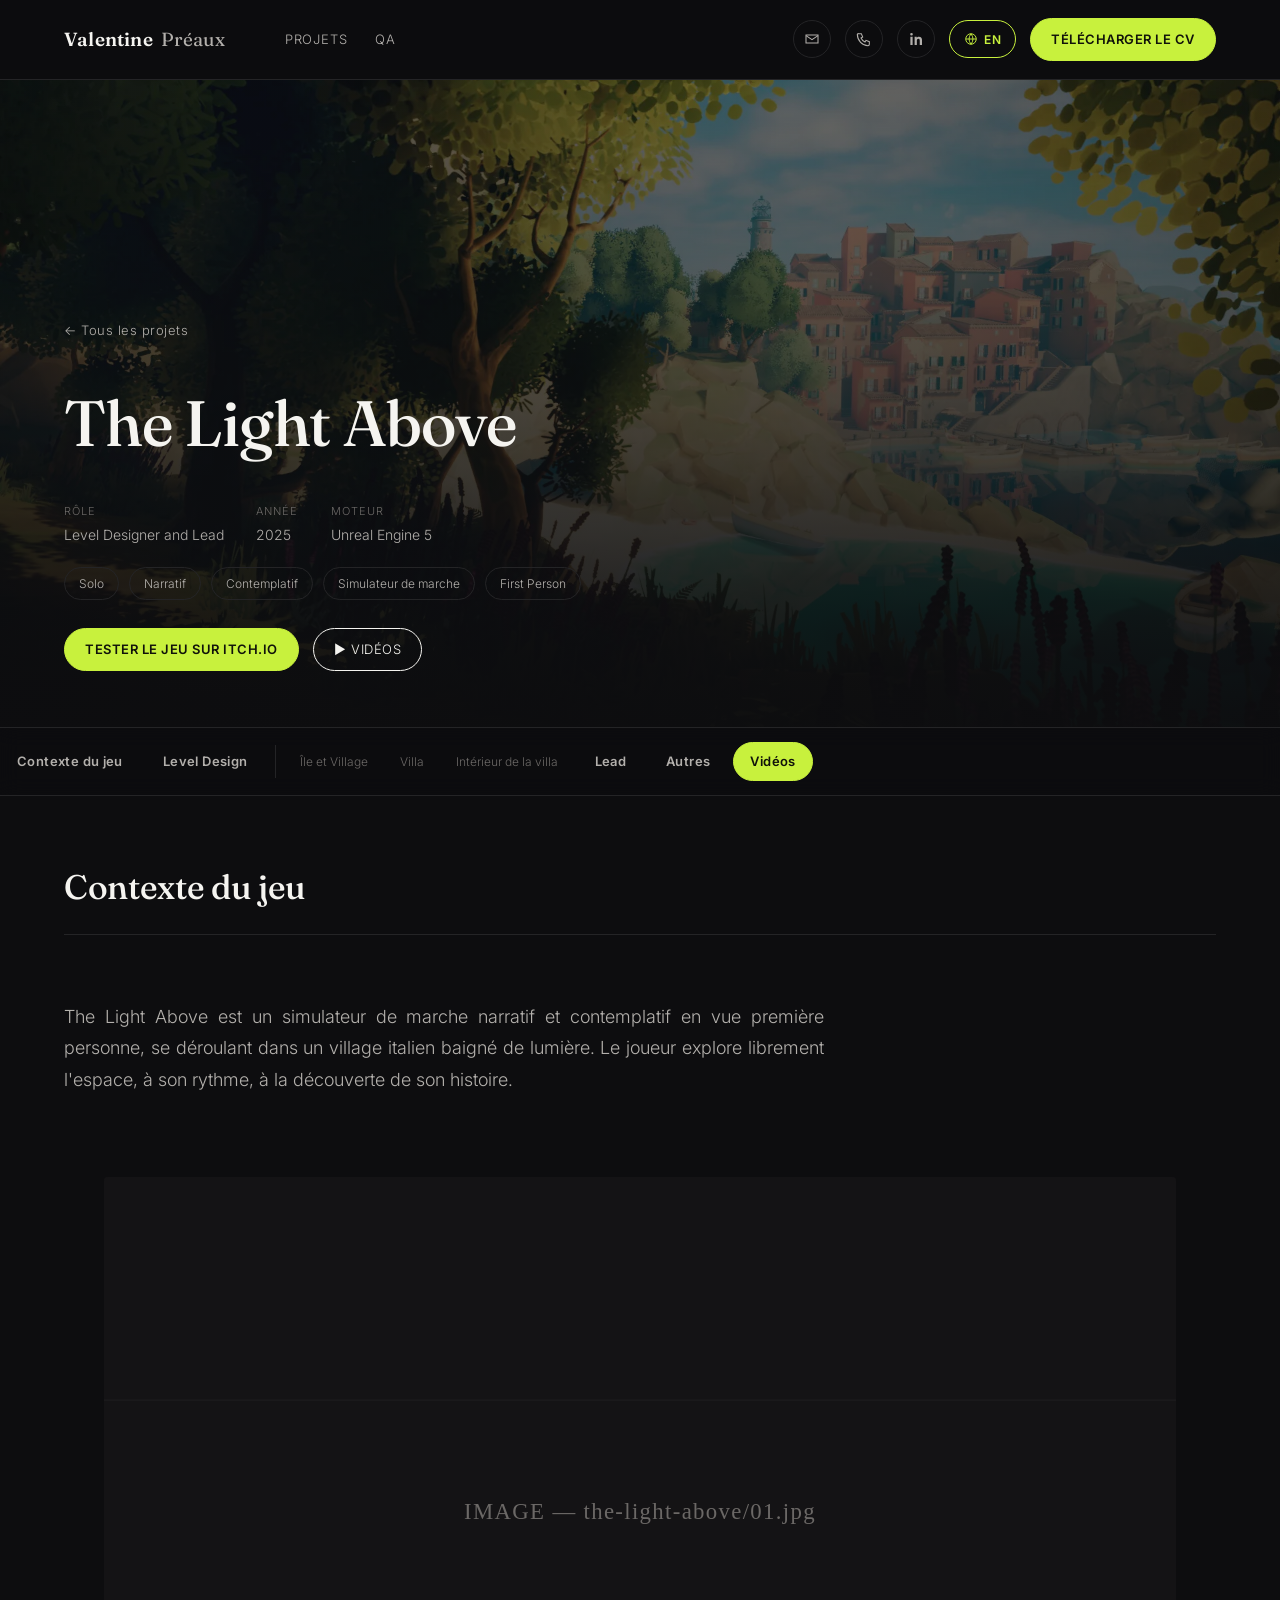
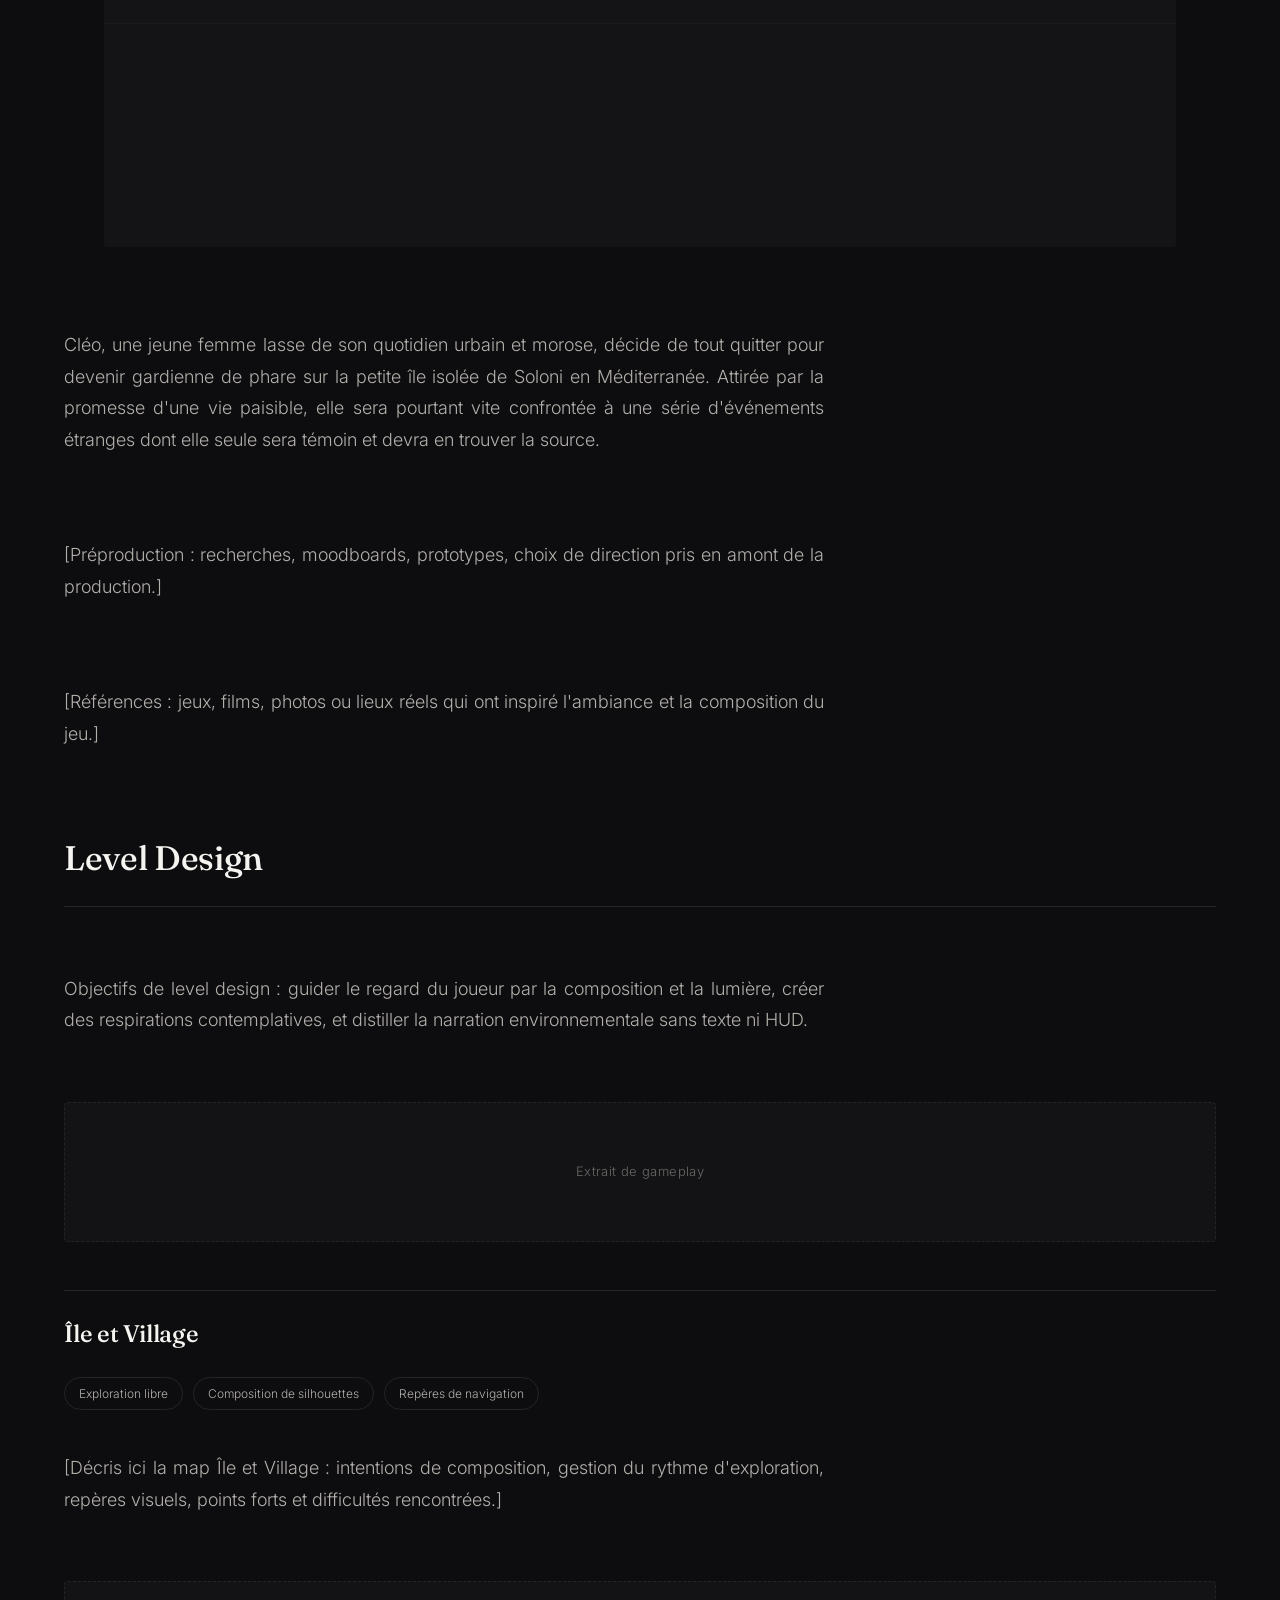
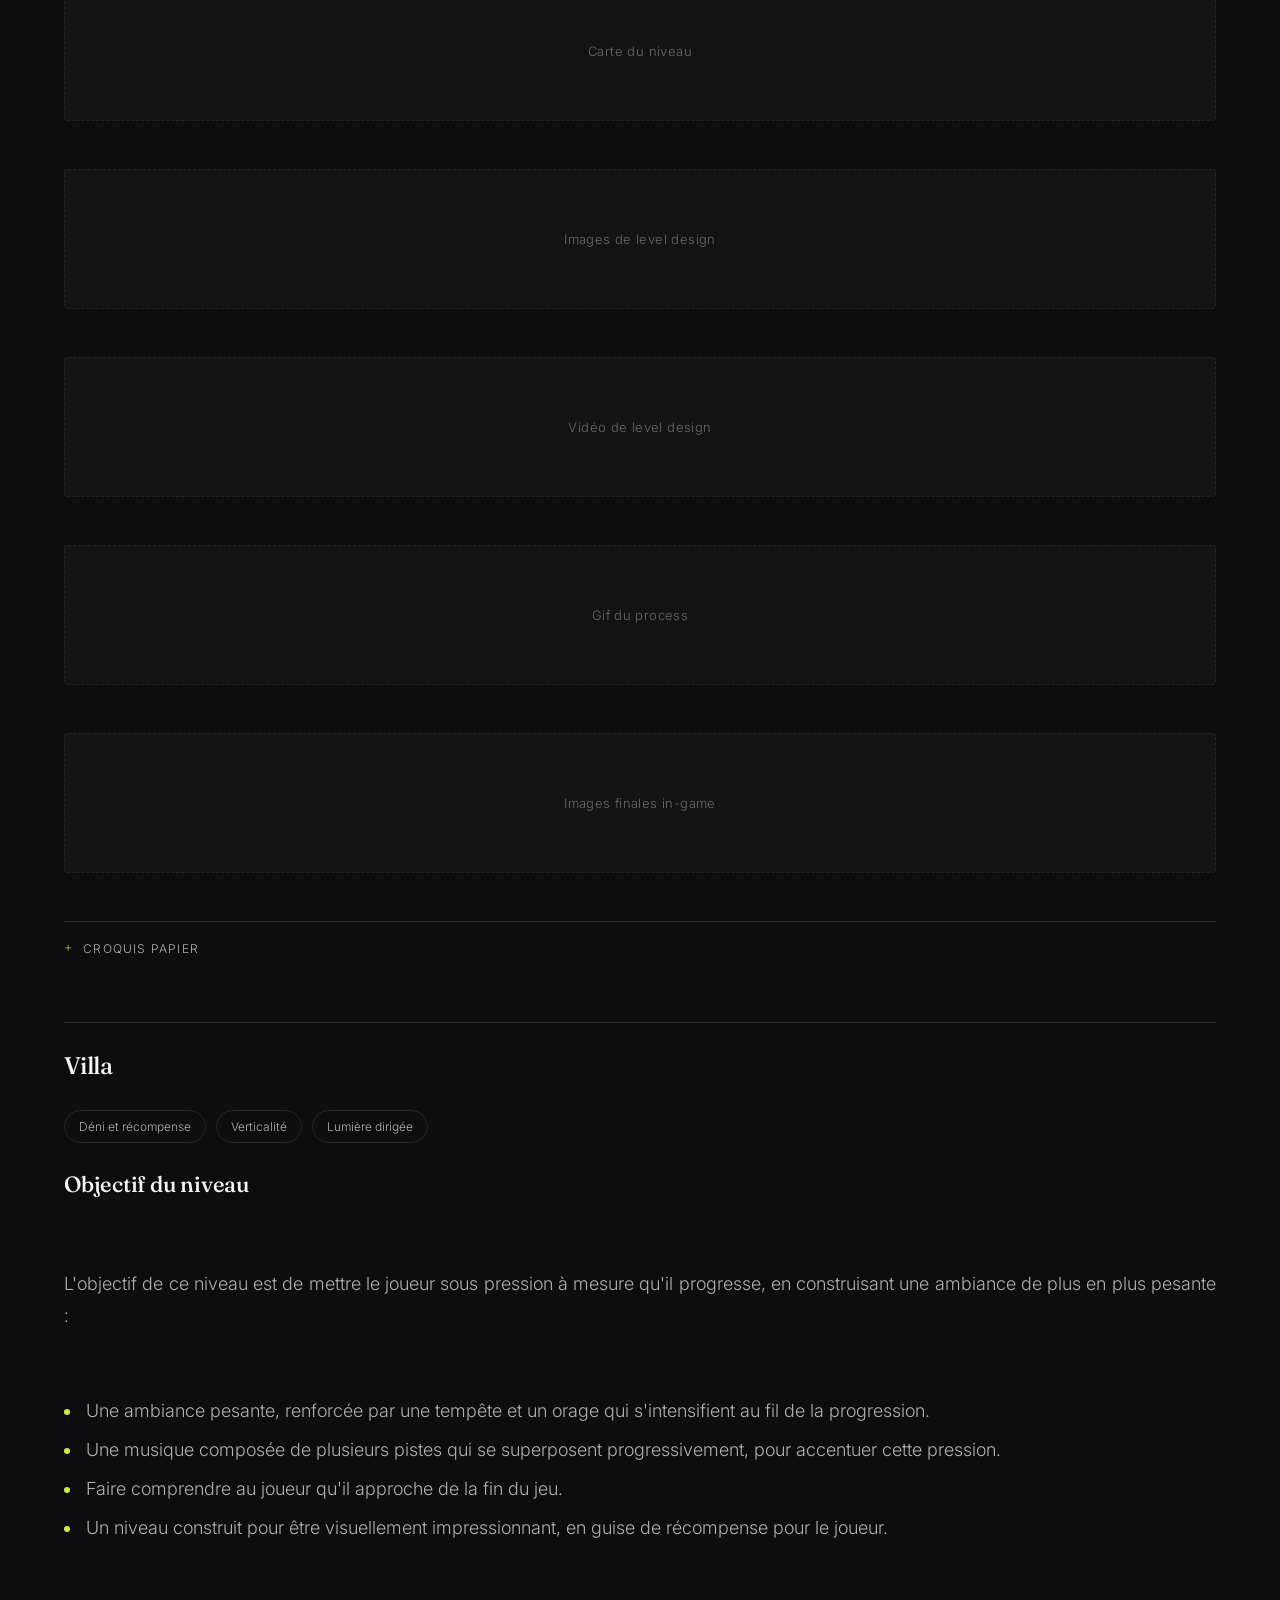
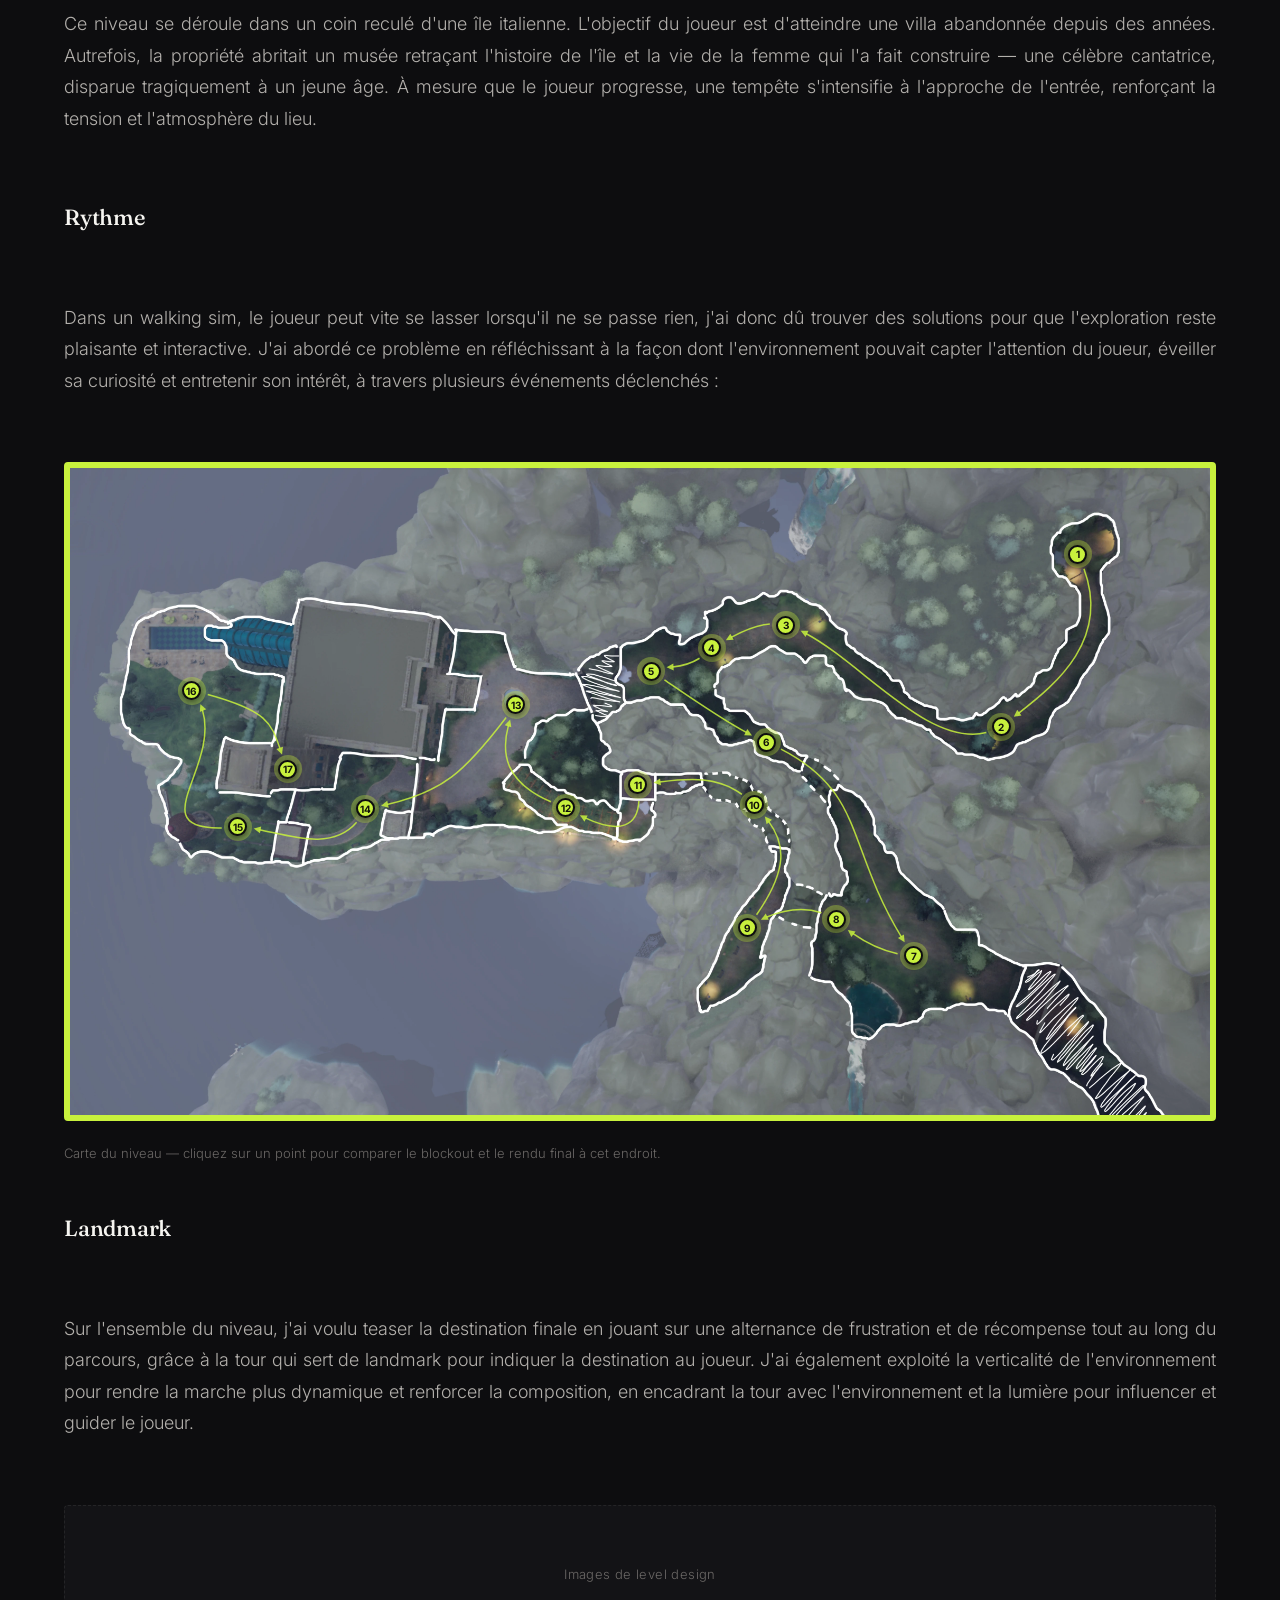
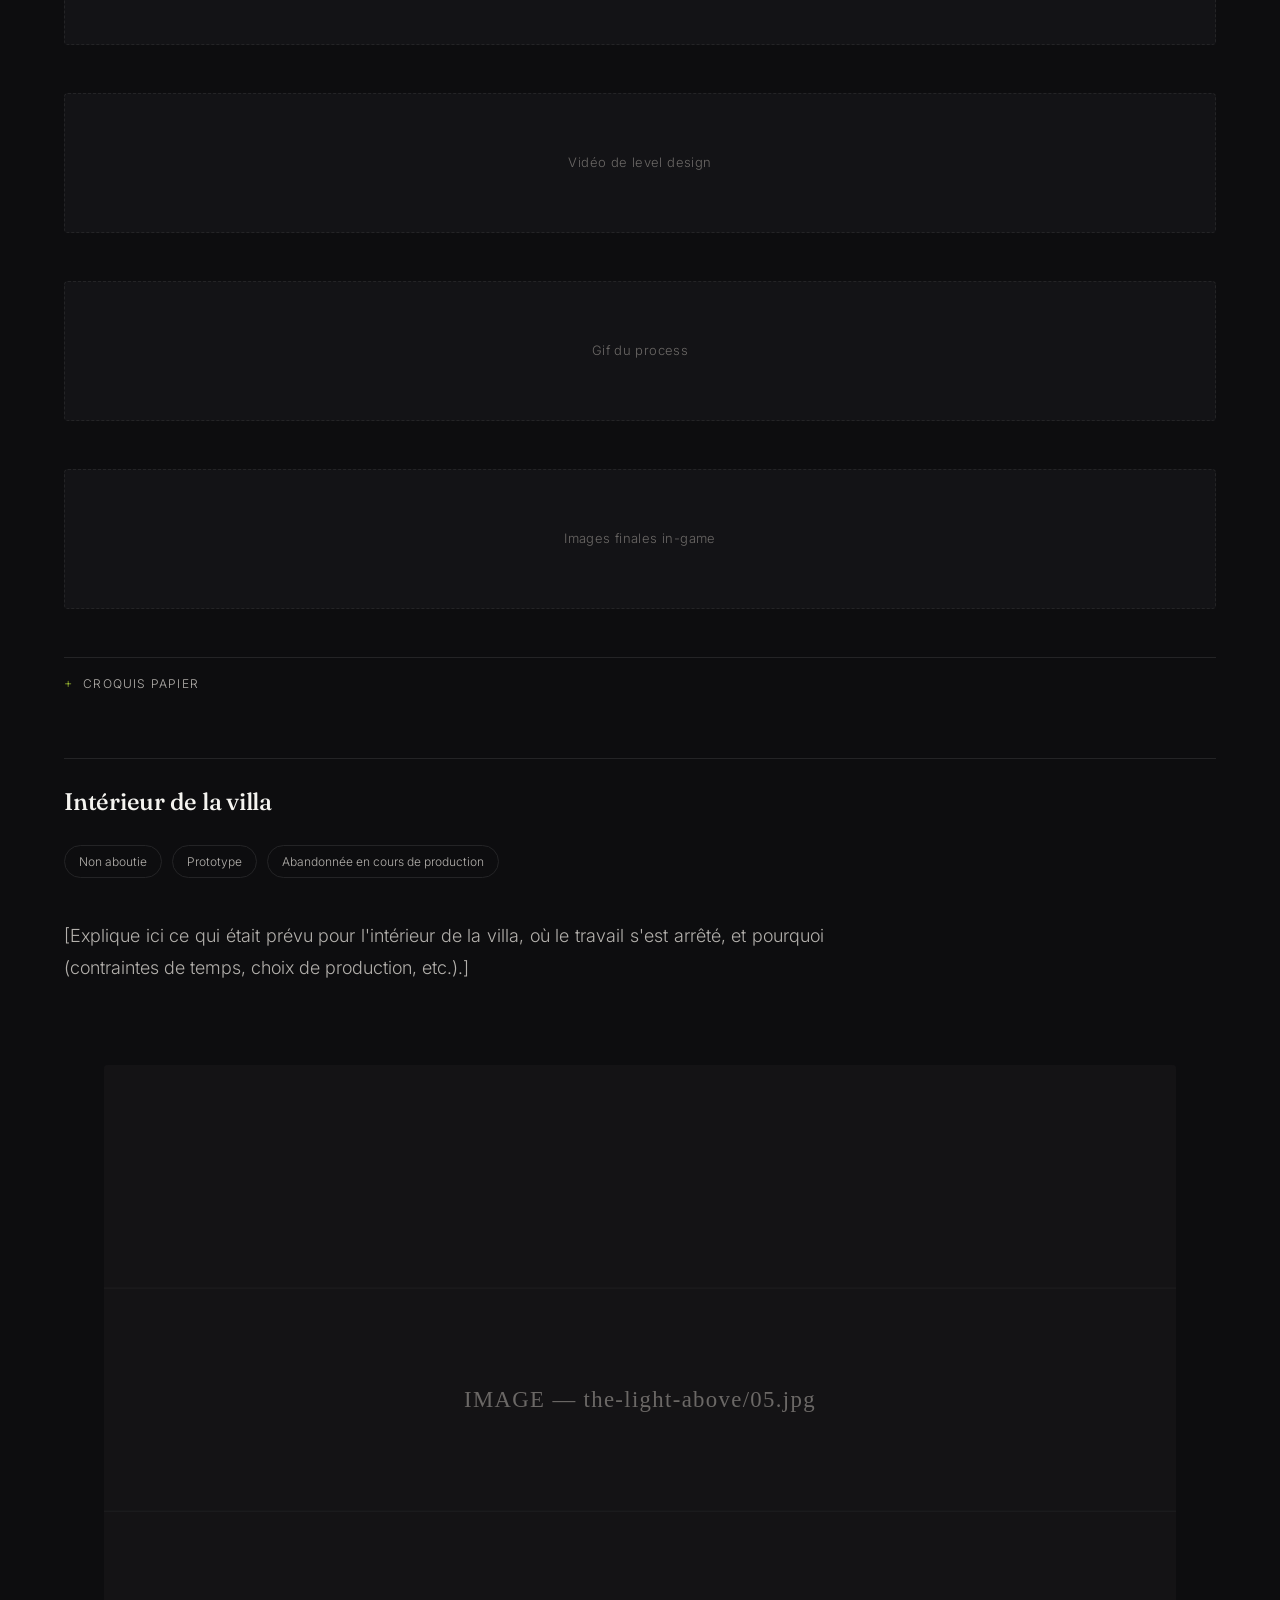
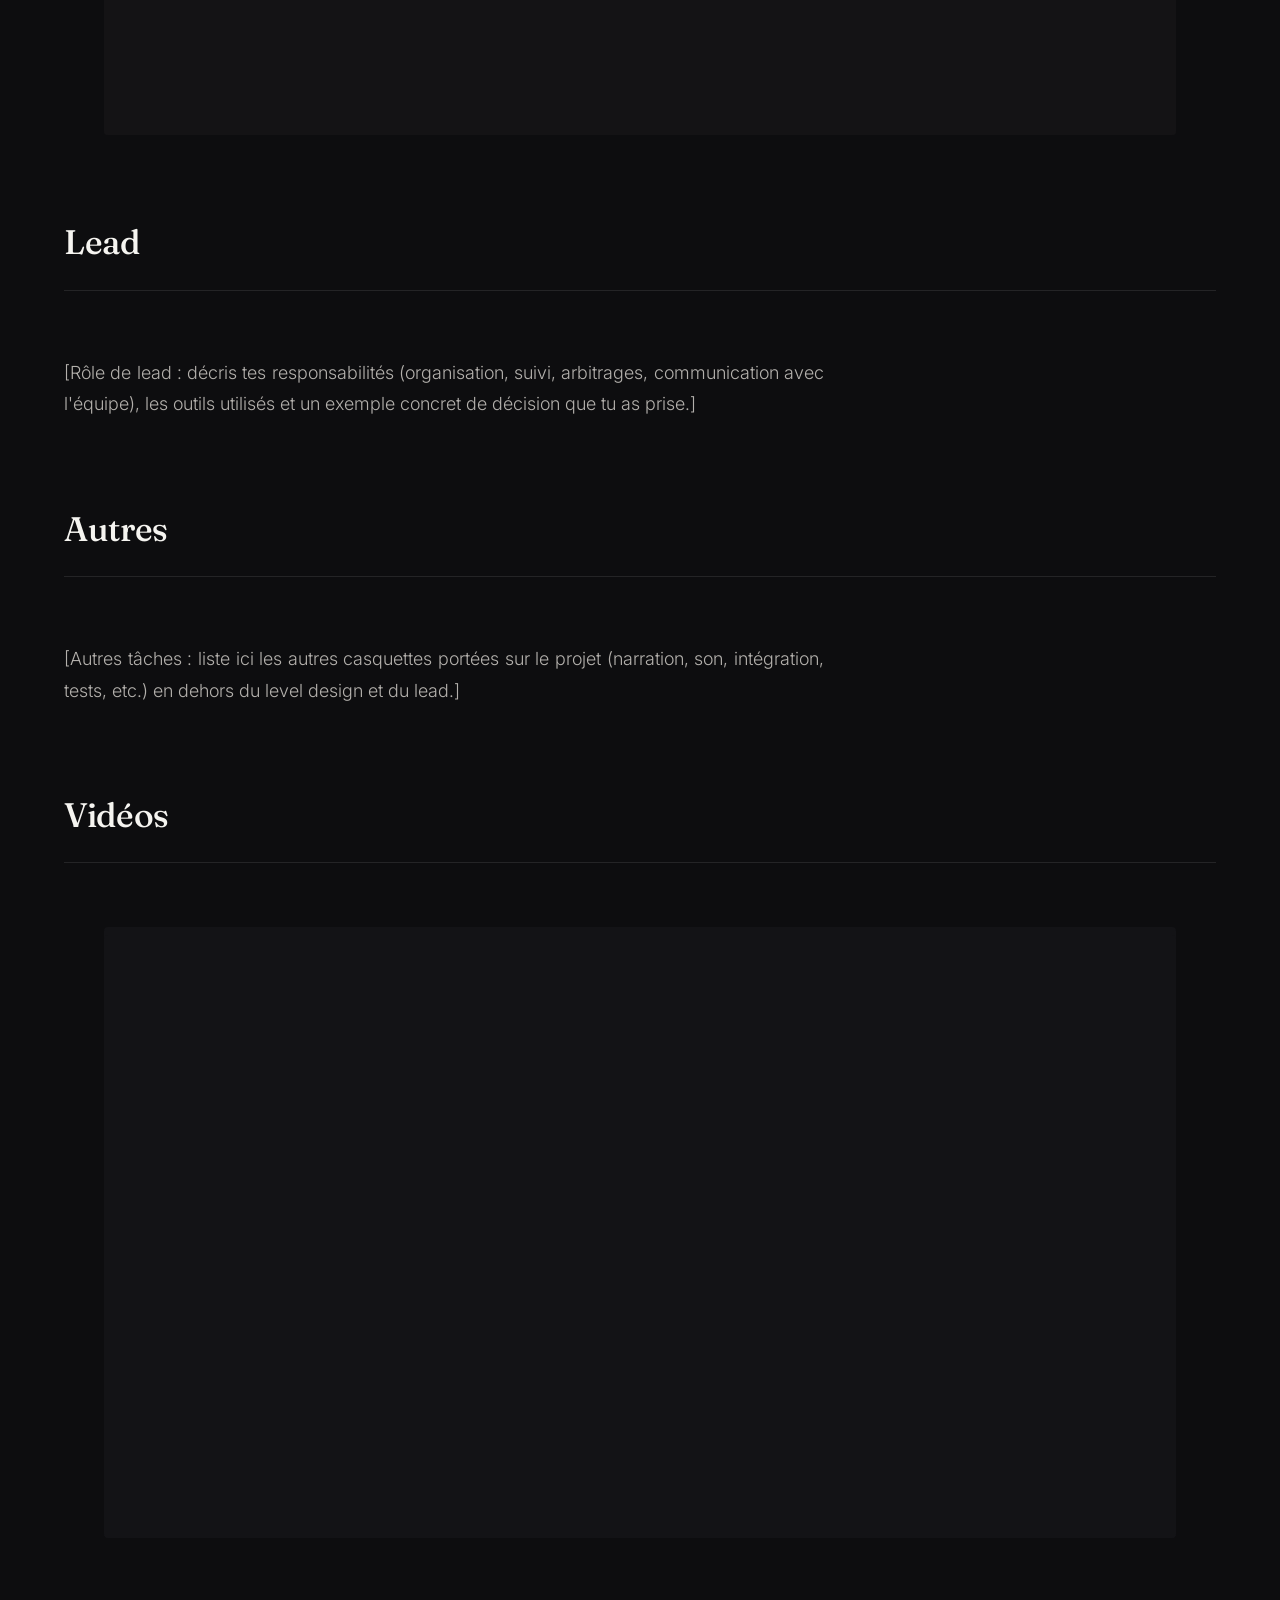
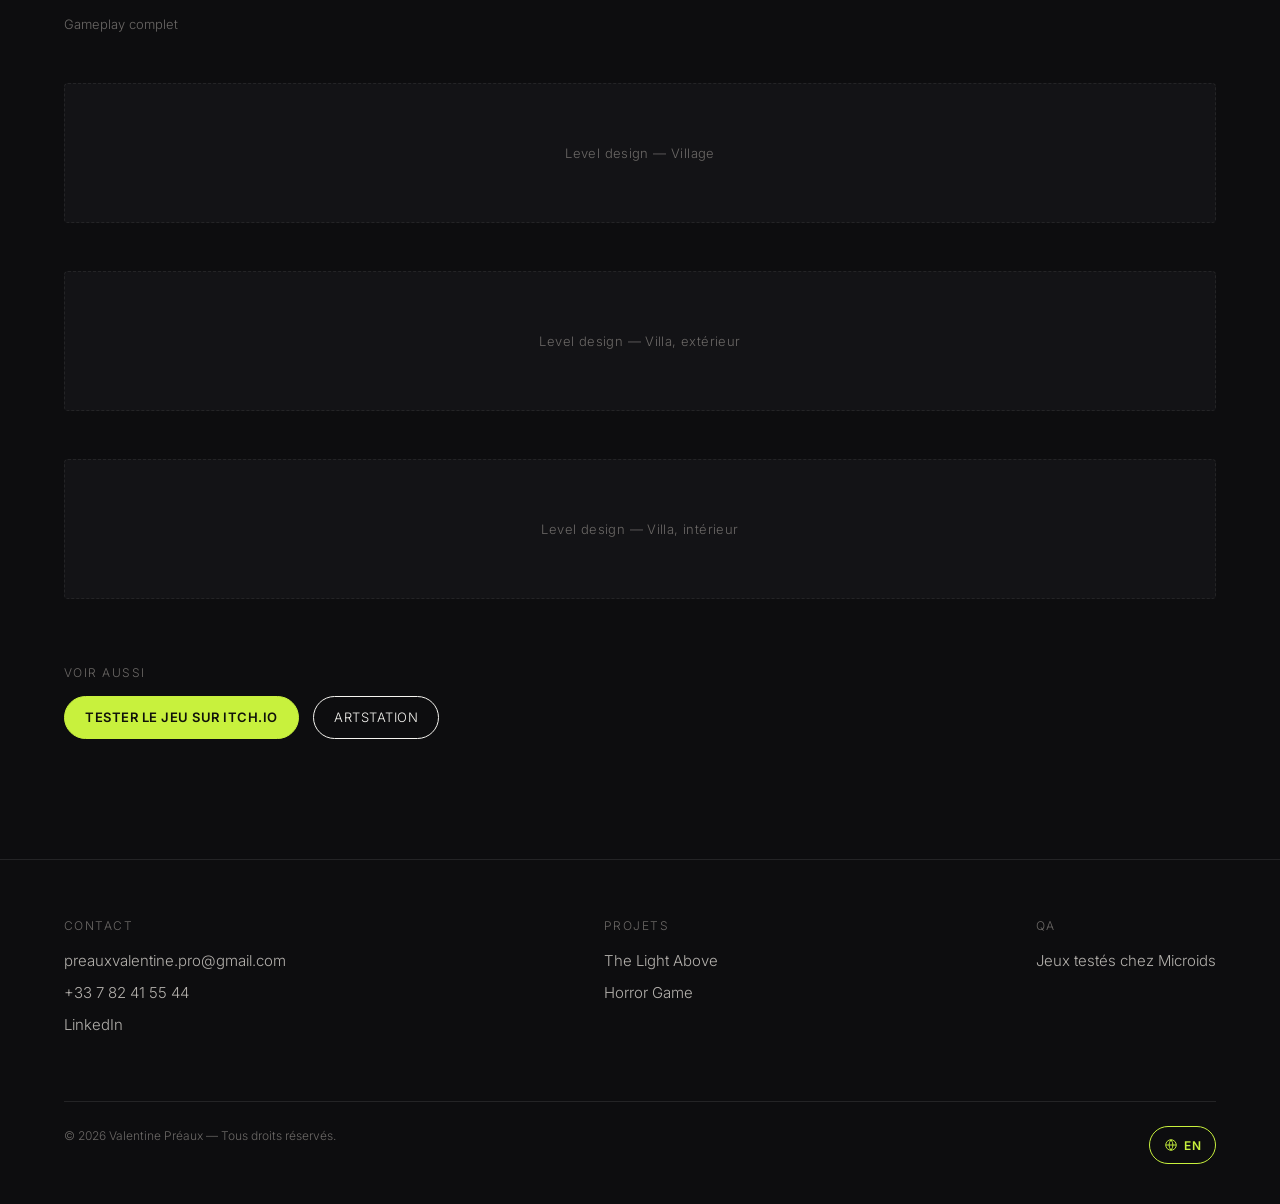
<file: project.html>
<!doctype html>
<html lang="fr">
<head>
<meta charset="UTF-8">
<meta name="viewport" content="width=device-width, initial-scale=1">
<title id="page-title">Projet — Valentine Préaux</title>
<link rel="icon" href="data:,">
<link rel="stylesheet" href="css/style.css">
</head>
<body>

<header class="site-header">
  <div class="wrap">
    <a href="index.html" class="brand"><span class="given-name">Valentine</span> <span class="family-name">Préaux</span></a>

    <nav class="site-nav">
      <a href="index.html#gallery" data-i18n="nav.work">Projets</a>
      <a href="qa.html" data-i18n="nav.qa">QA Testeuse</a>
    </nav>

    <div class="header-actions">
      <a class="icon-link icon-mail" href="mailto:preauxvalentine.pro@gmail.com" aria-label="Email" title="preauxvalentine.pro@gmail.com">
        <svg viewBox="0 0 24 24" fill="none" stroke="currentColor" stroke-width="1.6"><path d="M3 6h18v12H3z"/><path d="M3 7l9 6 9-6"/></svg>
      </a>
      <a class="icon-link" href="tel:+33782415544" aria-label="Téléphone" title="+33 7 82 41 55 44">
        <svg viewBox="0 0 24 24" fill="none" stroke="currentColor" stroke-width="1.6"><path d="M4 4h4l2 5-2.5 1.5a12 12 0 0 0 6 6L15 14l5 2v4a2 2 0 0 1-2 2C9.6 22 2 14.4 2 5a2 2 0 0 1 2-1z"/></svg>
      </a>
      <a class="icon-link" href="https://www.linkedin.com/in/valentinepreaux/" target="_blank" rel="noopener" aria-label="LinkedIn" title="LinkedIn">
        <svg viewBox="0 0 24 24" fill="currentColor"><path d="M6.94 8.5H3.56V21h3.38V8.5zM5.25 3a1.96 1.96 0 1 0 0 3.92 1.96 1.96 0 0 0 0-3.92zM21 21h-3.37v-6.06c0-1.44-.03-3.3-2.02-3.3-2.02 0-2.33 1.58-2.33 3.2V21H9.9V8.5h3.24v1.71h.05c.45-.86 1.56-1.77 3.21-1.77 3.43 0 4.6 2.26 4.6 5.2V21z"/></svg>
      </a>
      <button class="lang-btn" data-lang-toggle aria-label="Switch language"><svg viewBox="0 0 24 24" fill="none" stroke="currentColor" stroke-width="1.6"><circle cx="12" cy="12" r="9"/><path d="M3 12h18M12 3a15 15 0 0 1 0 18M12 3a15 15 0 0 0 0 18"/></svg><span data-lang-label>EN</span></button>
      <a class="btn btn-accent" href="assets/cv/Resume_Valentine_Preaux.pdf" target="_blank" rel="noopener" data-i18n="header.cv">Télécharger le CV</a>
    </div>
  </div>
</header>

<main>
  <section class="project-hero">
    <div class="project-hero-media" id="p-hero-media"></div>

    <div class="project-hero-content wrap">
      <a class="back-link" href="index.html" data-i18n="project.back">← Tous les projets</a>

      <h1 class="project-title" id="p-title">—</h1>

      <div class="project-meta">
        <div class="meta-item"><span data-i18n="project.role">Rôle</span><div id="p-role">—</div></div>
        <div class="meta-item"><span data-i18n="project.year">Année</span><div id="p-year">—</div></div>
        <div class="meta-item"><span data-i18n="project.engine">Moteur</span><div id="p-engine">—</div></div>
      </div>

      <div class="project-tags" id="p-tags"></div>

      <div class="project-cta" id="p-cta"></div>
    </div>
  </section>

  <nav class="project-subnav" id="p-subnav" hidden>
    <div class="subnav-inner wrap"><!-- généré depuis js/projects.js --></div>
  </nav>

  <section class="project-body wrap" id="p-body">
    <!-- généré depuis js/projects.js -->
  </section>
</main>

<footer class="site-footer wrap">
  <div class="footer-grid">
    <div>
      <div class="footer-title" data-i18n="footer.contact">Contact</div>
      <div class="footer-contact">
        <a href="mailto:preauxvalentine.pro@gmail.com">preauxvalentine.pro@gmail.com</a>
        <a href="tel:+33782415544">+33 7 82 41 55 44</a>
        <a href="https://www.linkedin.com/in/valentinepreaux/" target="_blank" rel="noopener">LinkedIn</a>
      </div>
    </div>
    <div>
      <div class="footer-title" data-i18n="nav.work">Projets</div>
      <div class="footer-contact" id="footer-project-links"></div>
    </div>
    <div>
      <div class="footer-title" data-i18n="nav.qa">QA Testeuse</div>
      <div class="footer-contact"><a href="qa.html" data-i18n="footer.qaLink">Jeux testés chez Microids</a></div>
    </div>
  </div>

  <div class="footer-bottom">
    <span>© <span id="year"></span> Valentine Préaux — <span data-i18n="footer.rights">Tous droits réservés.</span></span>
    <button class="lang-btn" data-lang-toggle><svg viewBox="0 0 24 24" fill="none" stroke="currentColor" stroke-width="1.6"><circle cx="12" cy="12" r="9"/><path d="M3 12h18M12 3a15 15 0 0 1 0 18M12 3a15 15 0 0 0 0 18"/></svg><span data-lang-label>EN</span></button>
  </div>
</footer>

<script src="js/projects.js"></script>
<script src="js/i18n.js"></script>
<script src="js/project-page.js"></script>
</body>
</html>
</file>
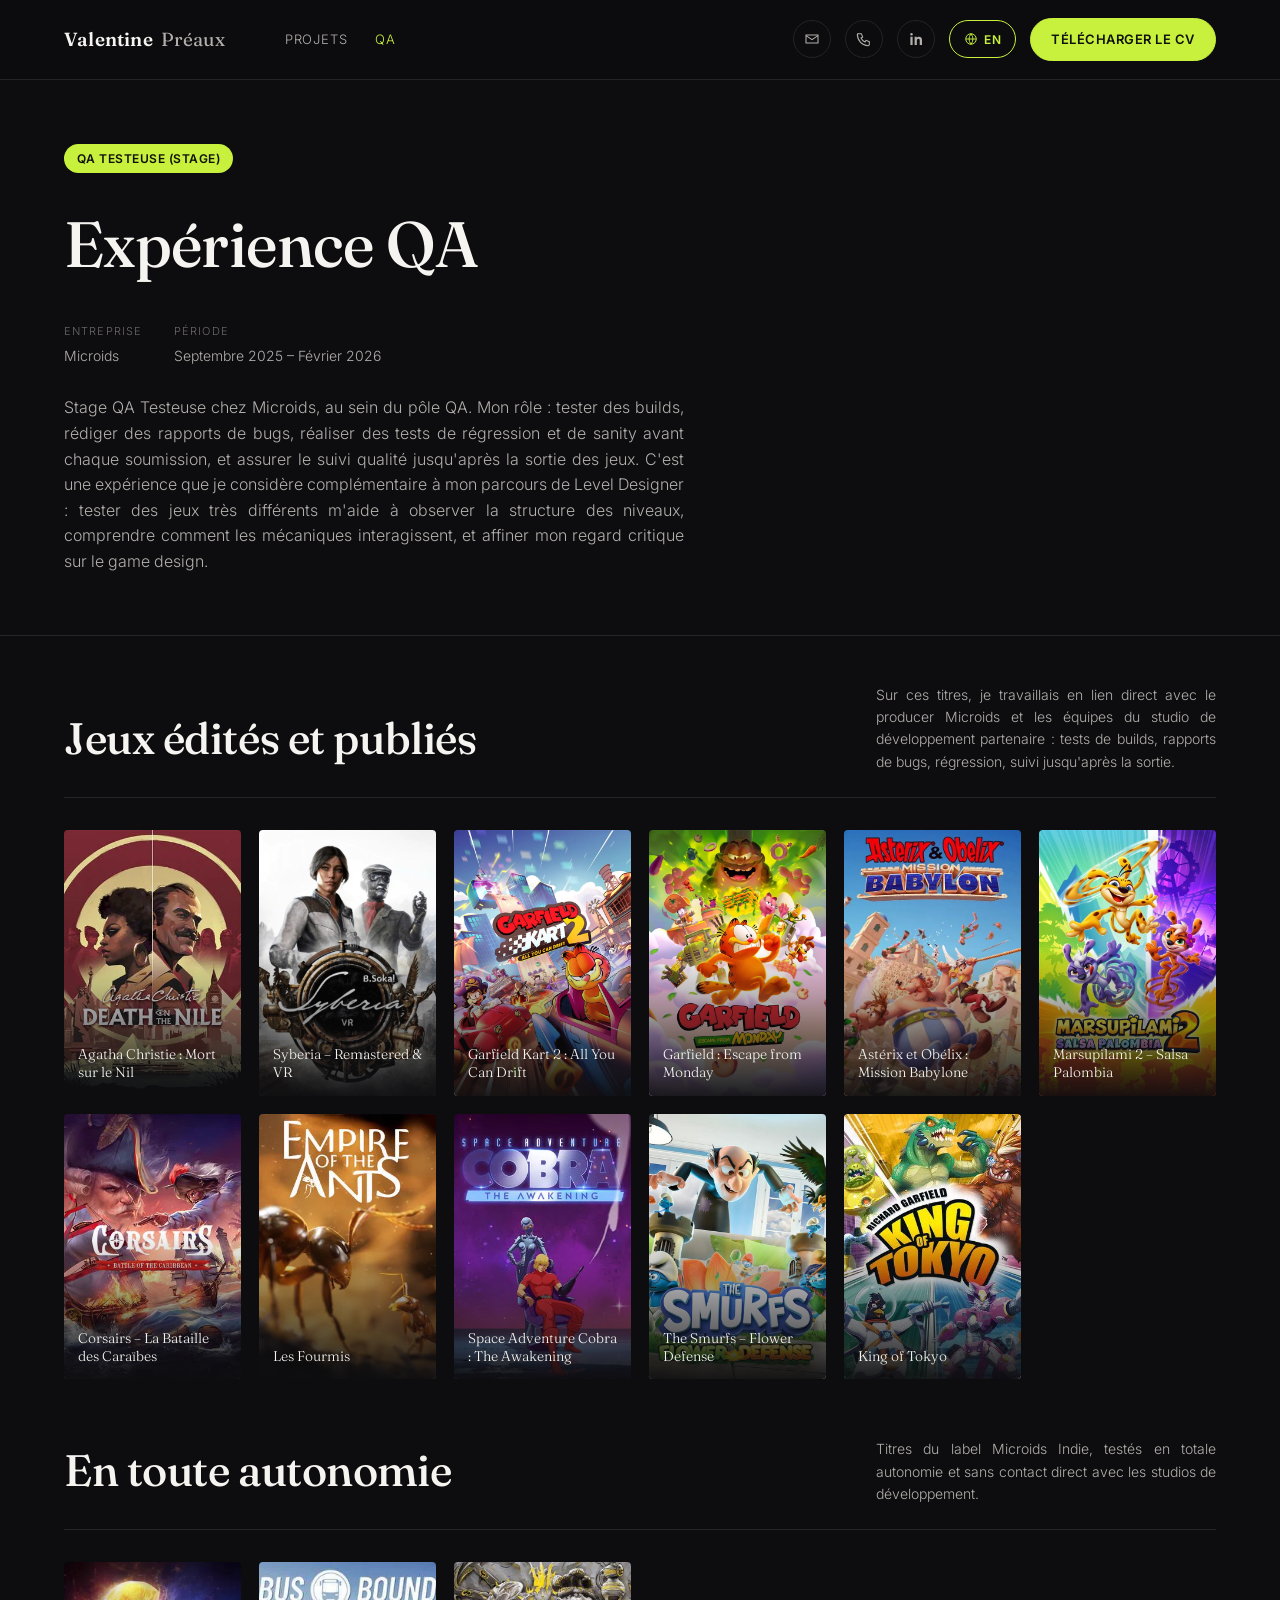
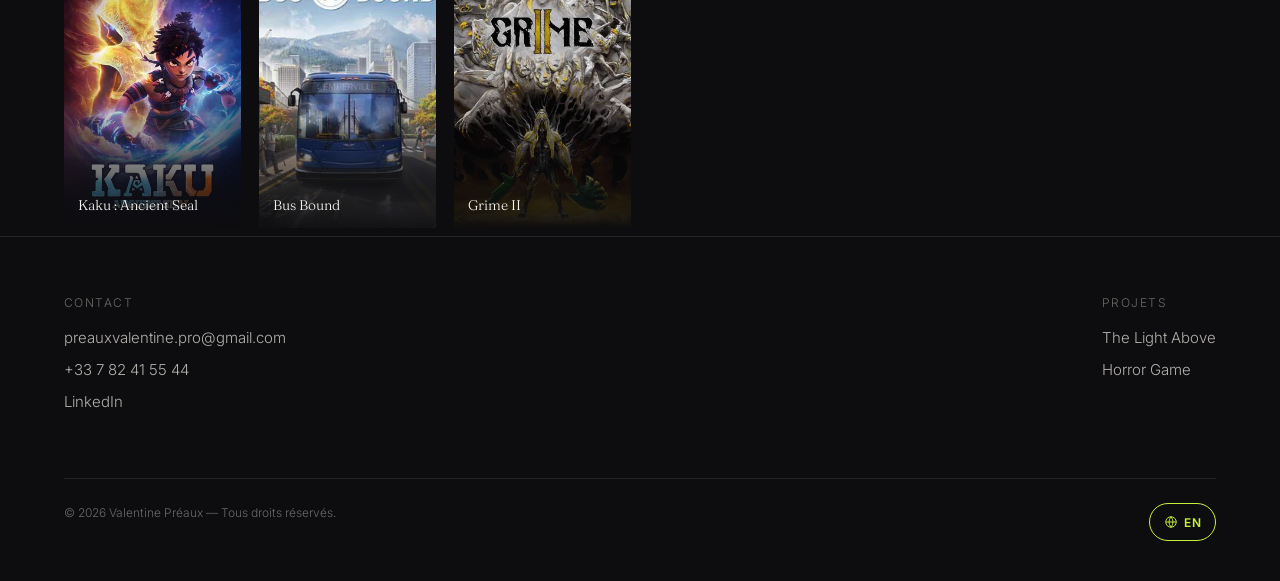
<file: qa.html>
<!doctype html>
<html lang="fr">
<head>
<meta charset="UTF-8">
<meta name="viewport" content="width=device-width, initial-scale=1">
<title>QA Testeuse — Valentine Préaux</title>
<meta name="description" content="Expérience QA Testeuse de Valentine Préaux chez Microids.">
<link rel="icon" href="data:,">
<link rel="stylesheet" href="css/style.css">
</head>
<body>

<header class="site-header">
  <div class="wrap">
    <a href="index.html" class="brand"><span class="given-name">Valentine</span> <span class="family-name">Préaux</span></a>

    <nav class="site-nav">
      <a href="index.html#gallery" data-i18n="nav.work">Projets</a>
      <a href="qa.html" data-i18n="nav.qa" aria-current="page">QA Testeuse</a>
    </nav>

    <div class="header-actions">
      <a class="icon-link icon-mail" href="mailto:preauxvalentine.pro@gmail.com" aria-label="Email" title="preauxvalentine.pro@gmail.com">
        <svg viewBox="0 0 24 24" fill="none" stroke="currentColor" stroke-width="1.6"><path d="M3 6h18v12H3z"/><path d="M3 7l9 6 9-6"/></svg>
      </a>
      <a class="icon-link" href="tel:+33782415544" aria-label="Téléphone" title="+33 7 82 41 55 44">
        <svg viewBox="0 0 24 24" fill="none" stroke="currentColor" stroke-width="1.6"><path d="M4 4h4l2 5-2.5 1.5a12 12 0 0 0 6 6L15 14l5 2v4a2 2 0 0 1-2 2C9.6 22 2 14.4 2 5a2 2 0 0 1 2-1z"/></svg>
      </a>
      <a class="icon-link" href="https://www.linkedin.com/in/valentinepreaux/" target="_blank" rel="noopener" aria-label="LinkedIn" title="LinkedIn">
        <svg viewBox="0 0 24 24" fill="currentColor"><path d="M6.94 8.5H3.56V21h3.38V8.5zM5.25 3a1.96 1.96 0 1 0 0 3.92 1.96 1.96 0 0 0 0-3.92zM21 21h-3.37v-6.06c0-1.44-.03-3.3-2.02-3.3-2.02 0-2.33 1.58-2.33 3.2V21H9.9V8.5h3.24v1.71h.05c.45-.86 1.56-1.77 3.21-1.77 3.43 0 4.6 2.26 4.6 5.2V21z"/></svg>
      </a>
      <button class="lang-btn" data-lang-toggle aria-label="Switch language"><svg viewBox="0 0 24 24" fill="none" stroke="currentColor" stroke-width="1.6"><circle cx="12" cy="12" r="9"/><path d="M3 12h18M12 3a15 15 0 0 1 0 18M12 3a15 15 0 0 0 0 18"/></svg><span data-lang-label>EN</span></button>
      <a class="btn btn-accent" href="assets/cv/Resume_Valentine_Preaux.pdf" target="_blank" rel="noopener" data-i18n="header.cv">Télécharger le CV</a>
    </div>
  </div>
</header>

<main>

  <section class="qa-hero wrap">
    <span class="badge" id="qa-role">QA Testeuse</span>
    <h1 class="project-title" data-i18n="qa.title">Expérience QA</h1>

    <div class="project-meta">
      <div class="meta-item"><span data-i18n="qa.company">Entreprise</span><div id="qa-company">Microids</div></div>
      <div class="meta-item"><span data-i18n="qa.dates">Période</span><div id="qa-dates">—</div></div>
    </div>

    <p class="hero-text qa-text" id="qa-text"></p>
  </section>

  <div id="qa-categories">
    <!-- généré depuis js/qa-data.js -->
  </div>

</main>

<footer class="site-footer wrap">
  <div class="footer-grid">
    <div>
      <div class="footer-title" data-i18n="footer.contact">Contact</div>
      <div class="footer-contact">
        <a href="mailto:preauxvalentine.pro@gmail.com">preauxvalentine.pro@gmail.com</a>
        <a href="tel:+33782415544">+33 7 82 41 55 44</a>
        <a href="https://www.linkedin.com/in/valentinepreaux/" target="_blank" rel="noopener">LinkedIn</a>
      </div>
    </div>
    <div>
      <div class="footer-title" data-i18n="nav.work">Projets</div>
      <div class="footer-contact" id="footer-project-links"></div>
    </div>
  </div>

  <div class="footer-bottom">
    <span>© <span id="year"></span> Valentine Préaux — <span data-i18n="footer.rights">Tous droits réservés.</span></span>
    <button class="lang-btn" data-lang-toggle><svg viewBox="0 0 24 24" fill="none" stroke="currentColor" stroke-width="1.6"><circle cx="12" cy="12" r="9"/><path d="M3 12h18M12 3a15 15 0 0 1 0 18M12 3a15 15 0 0 0 0 18"/></svg><span data-lang-label>EN</span></button>
  </div>
</footer>

<script src="js/projects.js"></script>
<script src="js/qa-data.js"></script>
<script src="js/i18n.js"></script>
<script src="js/qa-page.js"></script>
</body>
</html>
</file>
<file: css/style.css>
/* ============================================================================
   STYLE.CSS — design minimaliste / légèrement artistique.
   Palette sombre, typographie mixte (serif display + sans-serif texte),
   beaucoup de respiration. Modifie les variables ci-dessous pour ajuster
   les couleurs / polices de tout le site en un seul endroit.
   ============================================================================ */

@import url('https://fonts.googleapis.com/css2?family=Fraunces:ital,opsz,wght@0,9..144,300;0,9..144,500;1,9..144,400&family=Inter:wght@300;400;500;600&display=swap');

:root {
  --bg:        #0d0d0f;
  --bg-soft:   #131316;
  --ink:       #f5f4f0;
  --ink-dim:   #b3b0ac;
  --ink-faint: #6b6866;
  --accent:    #c8f13d;   /* vert citron — seule couleur d'accent du site */
  --accent-ink: #10120a;  /* texte sombre lisible posé sur le vert citron */
  --line:      #242426;

  --font-display: 'Fraunces', Georgia, serif;
  --font-body: 'Inter', -apple-system, sans-serif;

  --gutter: clamp(20px, 5vw, 72px);
  --maxw: 1320px;
}

* { box-sizing: border-box; }

html { scroll-behavior: smooth; }

body {
  margin: 0;
  background: var(--bg);
  color: var(--ink);
  font-family: var(--font-body);
  font-weight: 300;
  line-height: 1.6;
  -webkit-font-smoothing: antialiased;
}

img, video { max-width: 100%; display: block; }

a { color: inherit; text-decoration: none; }

.wrap {
  max-width: var(--maxw);
  margin: 0 auto;
  padding-left: var(--gutter);
  padding-right: var(--gutter);
}

h1, h2, h3 {
  font-family: var(--font-display);
  font-weight: 500;
  letter-spacing: -0.01em;
  margin: 0;
}

/* ---------- Header ---------------------------------------------------- */

.site-header {
  position: sticky;
  top: 0;
  z-index: 40;
  background: rgba(13, 13, 15, 0.82);
  backdrop-filter: blur(10px);
  border-bottom: 1px solid var(--line);
}

.site-header .wrap {
  display: flex;
  align-items: center;
  gap: 20px;
  padding-top: 18px;
  padding-bottom: 18px;
}

.header-actions { margin-left: auto; }

.brand {
  display: flex;
  align-items: baseline;
  gap: 8px;
  font-family: var(--font-display);
}

.brand .given-name,
.brand .family-name {
  font-size: clamp(16px, 1.8vw, 19px);
  letter-spacing: 0.01em;
}

.brand .given-name { font-weight: 600; color: var(--ink); }
.brand .family-name { font-weight: 400; color: var(--ink-dim); }

.site-nav {
  display: flex;
  align-items: center;
  gap: 28px;
  margin-left: 40px;
}

.site-nav a {
  font-size: 13px;
  letter-spacing: 0.06em;
  text-transform: uppercase;
  color: var(--ink-dim);
  transition: color .2s ease;
}
.site-nav a:hover, .site-nav a[aria-current="page"] { color: var(--accent); }

.header-actions {
  display: flex;
  align-items: center;
  gap: 14px;
}

.icon-link {
  width: 38px;
  height: 38px;
  display: flex;
  align-items: center;
  justify-content: center;
  border: 1px solid var(--line);
  border-radius: 50%;
  color: var(--ink-dim);
  transition: color .2s ease, border-color .2s ease;
}
.icon-link:hover { color: var(--accent); border-color: var(--accent); }
.icon-link svg { width: 16px; height: 16px; }

.btn {
  display: inline-flex;
  align-items: center;
  gap: 8px;
  padding: 10px 20px;
  border: 1px solid var(--ink);
  border-radius: 999px;
  font-size: 13px;
  letter-spacing: 0.04em;
  text-transform: uppercase;
  cursor: pointer;
  background: transparent;
  color: var(--ink);
  transition: background .2s ease, color .2s ease, border-color .2s ease;
}
.btn:hover { background: var(--ink); color: var(--bg); }

.btn-accent {
  border-color: var(--accent);
  color: var(--accent-ink);
  background: var(--accent);
  font-weight: 600;
}
.btn-accent:hover { background: transparent; color: var(--accent); }

/* petit badge plein (ex: tag de rôle) */
.badge {
  display: inline-flex;
  align-items: center;
  padding: 5px 13px;
  border-radius: 999px;
  background: var(--accent);
  color: var(--accent-ink);
  font-size: 12px;
  font-weight: 600;
  letter-spacing: 0.04em;
  text-transform: uppercase;
}

/* Bouton de langue : forme et couleur volontairement différentes des icônes
   de réseaux sociaux (pilule pleine, pas un rond bordé) pour que sa fonction
   se comprenne au premier coup d'œil. */
.lang-btn {
  display: inline-flex;
  align-items: center;
  gap: 6px;
  height: 38px;
  padding: 0 14px;
  border: 1px solid var(--accent);
  border-radius: 999px;
  background: transparent;
  color: var(--accent);
  font-family: var(--font-body);
  font-size: 12px;
  font-weight: 600;
  letter-spacing: 0.04em;
  cursor: pointer;
  transition: background .2s ease, color .2s ease;
}
.lang-btn svg { width: 14px; height: 14px; }
.lang-btn:hover { background: var(--accent); color: var(--accent-ink); }

/* ---------- Hero -------------------------------------------------------- */

.hero {
  position: relative;
  min-height: 92vh;
  display: flex;
  align-items: flex-end;
  overflow: hidden;
  border-bottom: 1px solid var(--line);
}

.hero-media {
  position: absolute;
  inset: 0;
  z-index: 0;
}

.hero-media video,
.hero-media img {
  width: 100%;
  height: 100%;
  object-fit: cover;
  opacity: 0.55;
}

.hero-media::after {
  content: "";
  position: absolute;
  inset: 0;
  background: linear-gradient(180deg, rgba(13,13,15,0.15) 0%, rgba(13,13,15,0.55) 55%, rgba(13,13,15,0.96) 100%);
}

.hero-content {
  position: relative;
  z-index: 1;
  width: 100%;
  padding-top: 120px;
  padding-bottom: 64px;
}

.hero-eyebrow {
  display: flex;
  flex-wrap: wrap;
  align-items: center;
  gap: 10px;
  font-size: 13px;
  letter-spacing: 0.1em;
  text-transform: uppercase;
  color: var(--ink-dim);
  margin-bottom: 18px;
}

.hero-eyebrow .role { color: var(--accent); }
.hero-eyebrow .sep { color: var(--ink-faint); }

.hero-name {
  font-size: clamp(42px, 8vw, 96px);
  line-height: 0.98;
}

.hero-name .given-name,
.hero-name .family-name { display: block; }
.hero-name .given-name { color: var(--ink); font-weight: 600; }
.hero-name .family-name { color: var(--ink-dim); font-weight: 400; }

.hero-grid {
  margin-top: 40px;
  display: grid;
  grid-template-columns: minmax(0, 560px) auto;
  gap: 40px;
  align-items: end;
  justify-content: space-between;
}

.hero-text {
  max-width: 560px;
  color: var(--ink-dim);
  font-size: 16px;
  text-align: justify;
  text-align-last: left;
}

.hero-actions {
  display: flex;
  gap: 14px;
  flex-wrap: wrap;
}

.scroll-cue {
  position: absolute;
  right: var(--gutter);
  bottom: 28px;
  z-index: 1;
  display: flex;
  align-items: center;
  gap: 10px;
  font-size: 12px;
  letter-spacing: 0.1em;
  text-transform: uppercase;
  color: var(--ink-dim);
}

.scroll-cue::after {
  content: "";
  width: 1px;
  height: 34px;
  background: var(--ink-dim);
  animation: scrollLine 1.8s ease-in-out infinite;
}

@keyframes scrollLine {
  0% { transform: scaleY(0); transform-origin: top; }
  50% { transform: scaleY(1); transform-origin: top; }
  50.1% { transform-origin: bottom; }
  100% { transform: scaleY(0); transform-origin: bottom; }
}

/* ---------- Gallery ------------------------------------------------------ */

.gallery {
  padding-top: 100px;
  padding-bottom: 120px;
}

.section-head {
  display: flex;
  justify-content: space-between;
  align-items: flex-end;
  gap: 20px;
  margin-bottom: 56px;
  border-bottom: 1px solid var(--line);
  padding-bottom: 24px;
}

.section-head h2 {
  font-size: clamp(28px, 4vw, 44px);
}

.section-head p {
  color: var(--ink-dim);
  max-width: 340px;
  margin: 0;
  font-size: 14px;
  text-align: justify;
  text-align-last: left;
}

.gallery-grid {
  display: grid;
  grid-template-columns: repeat(12, 1fr);
  gap: 28px;
}

.project-card {
  grid-column: span 6;
  display: block;
  position: relative;
}

.project-card.is-featured { grid-column: span 12; }

@media (min-width: 780px) {
  .project-card.is-featured .card-media { aspect-ratio: 21 / 9; }
}

.card-media {
  position: relative;
  aspect-ratio: 4 / 3;
  overflow: hidden;
  background: var(--bg-soft);
  border-radius: 4px;
}

.card-media img, .card-media video {
  width: 100%;
  height: 100%;
  object-fit: cover;
  transition: transform .6s cubic-bezier(.2,.7,.2,1);
}

.project-card:hover .card-media img,
.project-card:hover .card-media video { transform: scale(1.045); }

.card-media::after {
  content: "";
  position: absolute;
  inset: 0;
  background: linear-gradient(180deg, rgba(13,13,15,0) 40%, rgba(13,13,15,0.85) 100%);
}

.card-caption {
  position: absolute;
  left: 0; right: 0; bottom: 0;
  z-index: 1;
  padding: 22px;
  display: flex;
  justify-content: space-between;
  align-items: flex-end;
  gap: 16px;
}

.card-caption h3 {
  font-size: clamp(18px, 2.2vw, 26px);
  color: var(--ink);
}

.card-tags {
  margin-top: 6px;
  color: var(--ink-dim);
  font-size: 12px;
  letter-spacing: 0.03em;
}

.card-year {
  color: var(--ink-dim);
  font-size: 13px;
  white-space: nowrap;
}

/* ---------- Footer -------------------------------------------------------- */

.site-footer {
  border-top: 1px solid var(--line);
  padding-top: 56px;
  padding-bottom: 40px;
}

.footer-grid {
  display: flex;
  flex-wrap: wrap;
  gap: 40px;
  justify-content: space-between;
  align-items: flex-start;
}

.footer-title {
  font-size: 12px;
  letter-spacing: 0.12em;
  text-transform: uppercase;
  color: var(--ink-faint);
  margin-bottom: 14px;
}

.footer-contact a, .footer-contact .row {
  display: block;
  color: var(--ink-dim);
  font-size: 15px;
  margin-bottom: 8px;
  transition: color .2s ease;
}
.footer-contact a:hover { color: var(--accent); }

.footer-bottom {
  margin-top: 56px;
  padding-top: 24px;
  border-top: 1px solid var(--line);
  display: flex;
  justify-content: space-between;
  gap: 20px;
  flex-wrap: wrap;
  font-size: 12px;
  color: var(--ink-faint);
}

/* ---------- Project page -------------------------------------------------- */

.project-hero {
  position: relative;
  min-height: 72vh;
  display: flex;
  align-items: flex-end;
  overflow: hidden;
  border-bottom: 1px solid var(--line);
}

.project-hero-media {
  position: absolute;
  inset: 0;
  z-index: 0;
  background: var(--bg-soft);
}

.project-hero-media video,
.project-hero-media img {
  width: 100%;
  height: 100%;
  object-fit: cover;
  opacity: 0.55;
}

.project-hero-media::after {
  content: "";
  position: absolute;
  inset: 0;
  background: linear-gradient(180deg, rgba(13,13,15,0.15) 0%, rgba(13,13,15,0.55) 55%, rgba(13,13,15,0.96) 100%);
}

.project-hero-content {
  position: relative;
  z-index: 1;
  width: 100%;
  padding-top: 140px;
  padding-bottom: 56px;
}

.back-link {
  display: inline-block;
  color: var(--ink-dim);
  font-size: 13px;
  letter-spacing: 0.04em;
  margin-bottom: 32px;
  transition: color .2s ease;
}
.back-link:hover { color: var(--accent); }

.project-title {
  font-size: clamp(34px, 6vw, 64px);
  margin-bottom: 28px;
}

.project-meta {
  display: flex;
  flex-wrap: wrap;
  gap: 32px;
  color: var(--ink-dim);
  font-size: 14px;
}

.project-meta .meta-item span {
  display: block;
  font-size: 11px;
  text-transform: uppercase;
  letter-spacing: 0.1em;
  color: var(--ink-faint);
  margin-bottom: 4px;
}

.project-tags {
  margin-top: 20px;
  display: flex;
  gap: 10px;
  flex-wrap: wrap;
}

.tag {
  border: 1px solid var(--line);
  border-radius: 999px;
  padding: 6px 14px;
  font-size: 12px;
  color: var(--ink-dim);
}

.project-cta {
  margin-top: 28px;
  display: flex;
  gap: 14px;
  flex-wrap: wrap;
}
.project-cta:empty { display: none; }

/* ---------- Mini-menu persistant (pages projet à sections) --------------- */

.project-subnav {
  position: sticky;
  top: 73px; /* hauteur du header sticky, pour empiler les deux barres */
  z-index: 30;
  background: rgba(13, 13, 15, 0.92);
  backdrop-filter: blur(10px);
  border-bottom: 1px solid var(--line);
}

.subnav-inner {
  display: flex;
  align-items: center;
  gap: 6px;
  padding: 14px 0;
  overflow-x: auto;
  scrollbar-width: none;
}
.subnav-inner::-webkit-scrollbar { display: none; }

.subnav-group {
  display: flex;
  align-items: center;
  flex-wrap: nowrap;
  gap: 6px;
}

.subnav-link,
.subnav-sublink {
  display: inline-block;
  white-space: nowrap;
  border-radius: 999px;
  border: 1px solid transparent;
  transition: color .2s ease, border-color .2s ease, background .2s ease;
}

.subnav-link {
  padding: 8px 16px;
  font-size: 13px;
  font-weight: 600;
  letter-spacing: 0.03em;
  color: var(--ink-dim);
}
.subnav-link:hover { color: var(--ink); }
.subnav-link.is-active { color: var(--accent-ink); background: var(--accent); border-color: var(--accent); }

.subnav-sub {
  display: flex;
  flex-wrap: nowrap;
  gap: 4px;
  margin-left: 4px;
  padding-left: 10px;
  border-left: 1px solid var(--line);
}

.subnav-sublink {
  padding: 6px 13px;
  font-size: 12px;
  color: var(--ink-faint);
}
.subnav-sublink:hover { color: var(--ink-dim); }
.subnav-sublink.is-active { color: var(--accent); border-color: var(--line); background: var(--bg-soft); }

/* ---------- Project page (sections & sous-sections) ----------------------- */

.project-body {
  padding-top: 64px;
  padding-bottom: 120px;
  display: flex;
  flex-direction: column;
  gap: 64px;
}

.project-section {
  scroll-margin-top: 150px; /* évite que le contenu soit caché sous les barres sticky */
  display: flex;
  flex-direction: column;
  gap: 48px;
}

.project-section > h2 {
  font-size: clamp(24px, 3.4vw, 34px);
  padding-bottom: 20px;
  border-bottom: 1px solid var(--line);
}

.project-subsection {
  scroll-margin-top: 150px;
  padding-top: 8px;
  border-top: 1px solid var(--line);
  display: flex;
  flex-direction: column;
  gap: 24px;
}

.project-subsection > h3 {
  font-size: clamp(19px, 2.4vw, 24px);
  padding-top: 16px;
}

.subsection-tags {
  display: flex;
  gap: 10px;
  flex-wrap: wrap;
}

.section-blocks {
  display: flex;
  flex-direction: column;
  gap: 48px;
}

/* Pages projet sans menu de sections (ex: Horror Game) : les blocs (surtout
   les images) s'enchaînent avec un espacement resserré, façon post continu. */
.block-stack {
  display: flex;
  flex-direction: column;
  gap: 18px;
}

.block-text {
  max-width: 760px;
  font-size: 18px;
  color: var(--ink-dim);
  line-height: 1.75;
  text-align: justify;
  text-align-last: left;
}

.block-media { border-radius: 4px; overflow: hidden; background: var(--bg-soft); }
.block-media video, .block-media img { width: 100%; }

.block-caption {
  margin-top: 12px;
  font-size: 13px;
  color: var(--ink-faint);
}

.block-row {
  display: grid;
  grid-template-columns: repeat(3, 1fr);
  gap: 20px;
}

.project-links {
  display: flex;
  gap: 14px;
  flex-wrap: wrap;
  margin-top: 8px;
}

/* Emplacement vide (média pas encore ajouté) */
.block-slot {
  border: 1px dashed var(--line);
  border-radius: 4px;
  min-height: 140px;
  display: flex;
  align-items: center;
  justify-content: center;
  padding: 20px;
  text-align: center;
  color: var(--ink-faint);
  font-size: 13px;
  letter-spacing: 0.03em;
  background: var(--bg-soft);
}

/* Carrousel (plusieurs images d'un même bloc) */
.block-carousel { position: relative; }

.carousel-track {
  display: flex;
  overflow-x: auto;
  scroll-snap-type: x mandatory;
  scrollbar-width: none;
  border-radius: 4px;
  background: var(--bg-soft);
}
.carousel-track::-webkit-scrollbar { display: none; }

.carousel-item { flex: 0 0 100%; scroll-snap-align: start; }
.carousel-item img { width: 100%; display: block; }

.carousel-btn {
  position: absolute;
  top: 50%;
  transform: translateY(-50%);
  width: 38px;
  height: 38px;
  border-radius: 50%;
  border: 1px solid var(--line);
  background: rgba(13, 13, 15, 0.72);
  color: var(--ink);
  font-size: 20px;
  line-height: 1;
  cursor: pointer;
  display: flex;
  align-items: center;
  justify-content: center;
  transition: border-color .2s ease, color .2s ease;
}
.carousel-btn:hover { border-color: var(--accent); color: var(--accent); }
.carousel-prev { left: 12px; }
.carousel-next { right: 12px; }

.carousel-dots {
  display: flex;
  justify-content: center;
  gap: 8px;
  margin-top: 14px;
}
.carousel-dot {
  width: 7px;
  height: 7px;
  border-radius: 50%;
  background: var(--line);
  cursor: pointer;
  transition: background .2s ease;
  border: 0;
  padding: 0;
}
.carousel-dot.is-active { background: var(--accent); }

/* Galerie (grille d'images en nombre libre) */
.block-gallery {
  display: grid;
  grid-template-columns: repeat(auto-fill, minmax(220px, 1fr));
  gap: 14px;
}
.block-gallery--sm {
  grid-template-columns: repeat(auto-fill, minmax(150px, 1fr));
  margin-top: 16px;
}
.gallery-item { border-radius: 4px; overflow: hidden; background: var(--bg-soft); }
.gallery-item img { width: 100%; display: block; }

.block-heading {
  font-size: clamp(18px, 2.2vw, 22px);
}

.block-list {
  max-width: 760px;
  margin: 0;
  padding-left: 1.1em;
  display: flex;
  flex-direction: column;
  gap: 10px;
}
.block-list li {
  font-size: 18px;
  color: var(--ink-dim);
  line-height: 1.6;
  padding-left: 4px;
}
.block-list li::marker { color: var(--accent); }
.block-list strong { color: var(--ink); font-weight: 600; }
.block-text strong { color: var(--ink); font-weight: 600; }

/* Section Villa : les paragraphes suivent la même largeur que la carte
   interactive au lieu de la colonne de lecture étroite par défaut. */
#ld-villa .block-text,
#ld-villa .block-list { max-width: none; }

/* Petite galerie à survoler (concepts/key art, références) : le titre (et
   la description) apparaissent au survol, par-dessus l'image. */
.hover-gallery {
  display: grid;
  grid-template-columns: repeat(auto-fill, minmax(220px, 1fr));
  gap: 14px;
}

.hover-gallery-item {
  position: relative;
  aspect-ratio: 4 / 3;
  overflow: hidden;
  border-radius: 4px;
  background: var(--bg-soft);
}

.hover-gallery-item .block-slot { position: absolute; inset: 0; }

.hover-gallery-item img {
  width: 100%;
  height: 100%;
  object-fit: cover;
  transition: transform .5s cubic-bezier(.2,.7,.2,1);
}
.hover-gallery-item:hover img,
.hover-gallery-item:focus-within img { transform: scale(1.05); }

.hover-gallery-item::after {
  content: "";
  position: absolute;
  inset: 0;
  background: linear-gradient(180deg, rgba(13,13,15,0) 40%, rgba(13,13,15,0.92) 100%);
  opacity: 0;
  transition: opacity .3s ease;
}
.hover-gallery-item:hover::after,
.hover-gallery-item:focus-within::after { opacity: 1; }

.hover-gallery-caption {
  position: absolute;
  left: 0; right: 0; bottom: 0;
  z-index: 1;
  padding: 14px;
  opacity: 0;
  transform: translateY(6px);
  transition: opacity .3s ease, transform .3s ease;
}
.hover-gallery-item:hover .hover-gallery-caption,
.hover-gallery-item:focus-within .hover-gallery-caption { opacity: 1; transform: translateY(0); }

.hover-gallery-title {
  font-family: var(--font-display);
  font-size: 15px;
  color: var(--ink);
}

.hover-gallery-desc {
  margin-top: 6px;
  font-size: 12px;
  color: var(--ink-dim);
  line-height: 1.4;
}

/* ============================================================================
   CARTE INTERACTIVE ("interactive-map") — carte de niveau cliquable avec
   pop-up slider avant/après (blockout LD ↔ rendu final).
   ============================================================================ */

.block-interactive-map { display: flex; flex-direction: column; gap: 10px; }

.map-frame {
  position: relative;
  border-radius: 4px;
  overflow: hidden;
  background: var(--bg-soft);
  border: 6px solid var(--accent);
  line-height: 0;
}
.map-frame img { width: 100%; display: block; }
.map-frame.is-calibrating { cursor: crosshair; }

/* Parcours entre les points : fines flèches courbes (voir setupMapRoute()
   dans js/project-page.js). Les poignées de retouche n'apparaissent qu'en
   mode calibrage. */
.map-route {
  position: absolute;
  inset: 0;
  width: 100%;
  height: 100%;
  pointer-events: none;
  overflow: visible;
}
.map-route-line {
  fill: none;
  stroke: var(--accent);
  stroke-width: 1.5;
  stroke-linecap: butt;
  opacity: .85;
}
.map-route-head { fill: var(--accent); opacity: .85; }
.map-route-guide,
.map-route-handle { display: none; }
.is-editing-routes .map-route-guide {
  display: inline;
  fill: none;
  stroke: var(--ink);
  stroke-width: 1;
  stroke-dasharray: 3 3;
  opacity: .6;
}
.is-editing-routes .map-route-handle {
  display: inline;
  fill: var(--bg);
  stroke: var(--accent);
  stroke-width: 2;
  cursor: grab;
  pointer-events: all;
}
.is-editing-routes .map-route-handle:active { cursor: grabbing; }
/* Mode flèches : le tracé passe au-dessus des points, qui s'estompent et
   ne captent plus les clics (poignées attrapables même sur un point). */
.is-editing-routes .map-route { z-index: 3; }
.is-editing-routes .map-pin { pointer-events: none; opacity: .45; }

.map-pin {
  position: absolute;
  transform: translate(-50%, -50%);
  width: 28px;
  height: 28px;
  padding: 0;
  border: 0;
  background: none;
  cursor: pointer;
}
.map-pin-ring {
  position: absolute;
  inset: 0;
  border-radius: 50%;
  background: var(--accent);
  opacity: 0.35;
  animation: map-pin-pulse 2.2s ease-out infinite;
}
@media (prefers-reduced-motion: reduce) {
  .map-pin-ring { animation: none; opacity: 0.18; }
}
@keyframes map-pin-pulse {
  0%   { transform: scale(0.55); opacity: 0.45; }
  70%  { transform: scale(1.6);  opacity: 0; }
  100% { transform: scale(1.6);  opacity: 0; }
}
.map-pin-dot {
  position: absolute;
  inset: 0;
  margin: auto;
  width: 19px;
  height: 19px;
  border-radius: 50%;
  background: var(--accent);
  border: 2px solid var(--bg);
  box-shadow: 0 2px 6px rgba(0,0,0,.5);
  transition: transform .15s ease;
  display: flex;
  align-items: center;
  justify-content: center;
  font-family: var(--font-body);
  font-size: 10px;
  font-weight: 700;
  line-height: 1;
  color: var(--accent-ink);
}
.map-pin:hover .map-pin-dot,
.map-pin:focus-visible .map-pin-dot { transform: scale(1.2); }
.map-pin:focus-visible { outline: none; }
.map-pin:focus-visible .map-pin-dot { box-shadow: 0 0 0 3px var(--accent); }

.map-pin-label {
  position: absolute;
  top: calc(100% + 8px);
  left: 50%;
  transform: translateX(-50%);
  background: var(--bg-soft);
  border: 1px solid var(--line);
  color: var(--ink);
  font-size: 11.5px;
  white-space: nowrap;
  padding: 4px 9px;
  border-radius: 4px;
  opacity: 0;
  pointer-events: none;
  transition: opacity .12s ease;
  z-index: 2;
}
.map-pin:hover .map-pin-label,
.map-pin:focus-visible .map-pin-label { opacity: 1; }

/* Mode calibrage : outil pour l'auteure du site, jamais affiché aux
   visiteurs (voir setupInteractiveMaps() dans js/project-page.js). */
.map-toolbar {
  display: flex;
  align-items: center;
  gap: 12px;
  flex-wrap: wrap;
}
.map-toolbar[hidden] { display: none; }
.map-calib-btn {
  font-family: var(--font-body);
  font-size: 12px;
  color: var(--ink-dim);
  background: transparent;
  border: 1px solid var(--line);
  border-radius: 100px;
  padding: 6px 12px;
  cursor: pointer;
  transition: border-color .15s ease, color .15s ease;
}
.map-calib-btn:hover { color: var(--ink); border-color: var(--accent); }
.map-calib-btn.is-active { color: var(--accent-ink); background: var(--accent); border-color: var(--accent); }
.map-calib-hint { font-size: 11.5px; color: var(--ink-faint); }

.map-calib-mark {
  position: absolute;
  width: 14px;
  height: 14px;
  transform: translate(-50%, -50%);
  border: 2px solid var(--accent);
  border-radius: 50%;
  z-index: 4;
}
.map-calib-badge {
  position: absolute;
  transform: translate(-50%, calc(-100% - 12px));
  background: var(--accent);
  color: var(--accent-ink);
  font-family: var(--font-body);
  font-size: 12px;
  font-weight: 600;
  padding: 5px 9px;
  border-radius: 4px;
  white-space: nowrap;
  z-index: 5;
}

/* Pop-up de comparaison LD / rendu final */
.map-modal-backdrop {
  position: fixed;
  inset: 0;
  background: rgba(13,13,15,.82);
  backdrop-filter: blur(3px);
  display: flex;
  align-items: center;
  justify-content: center;
  padding: 20px 100px;   /* marges latérales = place des flèches de points */
  z-index: 200;
}
.map-modal-backdrop[hidden] { display: none; }

/* Flèches point précédent / suivant, sur les côtés de la fenêtre (en
   dehors de la pop-up). */
.map-spot-nav {
  position: fixed;
  top: 50%;
  transform: translateY(-50%);
  width: 52px;
  height: 52px;
  border-radius: 50%;
  border: 1px solid var(--line);
  background: rgba(13,13,15,.72);
  color: var(--ink);
  font-size: 28px;
  line-height: 1;
  cursor: pointer;
  display: flex;
  align-items: center;
  justify-content: center;
  z-index: 1;
  transition: border-color .2s ease, color .2s ease;
}
.map-spot-nav[hidden] { display: none; }
.map-spot-nav:hover,
.map-spot-nav:focus-visible { border-color: var(--accent); color: var(--accent); outline: none; }
.map-spot-prev { left: 24px; }
.map-spot-next { right: 24px; }

.map-modal {
  background: var(--bg-soft);
  border: 1px solid var(--line);
  border-radius: 4px;
  max-width: 1400px;
  width: 100%;
  padding: 26px 30px;
  max-height: 94vh;
  overflow-y: auto;
}

.map-modal-top {
  display: flex;
  align-items: flex-start;
  justify-content: space-between;
  gap: 12px;
  margin-bottom: 4px;
}
.map-modal-title {
  font-family: var(--font-display);
  font-weight: 500;
  font-size: 26px;
  margin: 0;
  color: var(--ink);
}
.map-modal-close {
  flex: none;
  width: 30px;
  height: 30px;
  border-radius: 50%;
  border: 1px solid var(--line);
  background: transparent;
  color: var(--ink-dim);
  font-size: 14px;
  line-height: 1;
  cursor: pointer;
  transition: border-color .15s ease, color .15s ease;
}
.map-modal-close:hover { border-color: var(--accent); color: var(--accent); }

.map-modal-caption {
  color: var(--ink-dim);
  font-size: 16.5px;
  line-height: 1.6;
  margin: 6px 0 18px;
  max-width: 90ch;
}

.map-compare {
  position: relative;
  width: 100%;
  aspect-ratio: 48 / 25;   /* = ratio des captures (1920×1000, 3840×2000) : rien n'est rogné, légendes comprises */
  /* Plafonné pour que l'image tienne en hauteur dans l'écran avec le
     titre et la description au-dessus. */
  max-width: calc((94vh - 230px) * 48 / 25);
  margin: 0 auto;
  border-radius: 4px;
  overflow: hidden;
  background: var(--bg);
  border: 1px solid var(--line);
}
.map-compare img {
  position: absolute;
  top: 0; left: 0;
  height: 100%;
  max-width: none;
  object-fit: cover;
  user-select: none;
  -webkit-user-drag: none;
}
.map-compare-after { width: 100%; }
.map-compare-before-wrap {
  position: absolute;
  inset: 0;
  width: 50%;
  overflow: hidden;
}
.map-compare-slot {
  position: absolute;
  inset: 0;
  display: flex;
  align-items: center;
  justify-content: center;
  padding: 16px;
  text-align: center;
  background: var(--bg-soft);
  color: var(--ink-faint);
  font-size: 12.5px;
}
.map-compare-slot[hidden] { display: none; }
.map-compare-before-wrap .map-compare-slot { width: max(100%, 320px); }

.map-compare-handle {
  position: absolute;
  top: 0; bottom: 0;
  left: 50%;
  width: 2px;
  background: var(--accent);
  transform: translateX(-50%);
  pointer-events: none;
}
.map-compare-handle::after {
  content: "⇔";
  position: absolute;
  top: 50%; left: 50%;
  transform: translate(-50%, -50%);
  width: 32px;
  height: 32px;
  border-radius: 50%;
  background: var(--accent);
  color: var(--accent-ink);
  display: flex;
  align-items: center;
  justify-content: center;
  font-size: 14px;
  box-shadow: 0 4px 12px rgba(0,0,0,.5);
}

.map-compare-range {
  position: absolute;
  inset: 0;
  width: 100%;
  height: 100%;
  margin: 0;
  opacity: 0;
  cursor: ew-resize;
}
.map-compare-range::-webkit-slider-thumb { -webkit-appearance: none; width: 100%; height: 100%; background: transparent; }
.map-compare-range::-moz-range-thumb { width: 100%; height: 100%; background: transparent; border: none; }
.map-compare-range::-moz-range-track { background: transparent; border: none; }

.map-compare-tag {
  position: absolute;
  top: 10px;
  font-family: var(--font-body);
  font-size: 10.5px;
  font-weight: 600;
  letter-spacing: .06em;
  text-transform: uppercase;
  padding: 4px 9px;
  border-radius: 4px;
  background: rgba(13,13,15,.72);
  color: var(--accent);
  border: 1px solid var(--line);
  pointer-events: none;
  z-index: 3;
}
.map-compare-tag--left { left: 10px; }
.map-compare-tag--right { right: 10px; }

/* Flèches pour naviguer entre plusieurs plans (LD/final) d'un même point —
   n'apparaissent que si le spot définit "views" avec 2 entrées ou plus
   (voir showMapView() dans js/project-page.js). Placées au-dessus du
   slider invisible (z-index), sans gêner le glisser LD/final. */
.map-view-nav {
  position: absolute;
  top: 50%;
  transform: translateY(-50%);
  z-index: 4;
  width: 34px;
  height: 34px;
  border-radius: 50%;
  border: 1px solid var(--line);
  background: rgba(13,13,15,.72);
  color: var(--ink);
  font-size: 18px;
  line-height: 1;
  cursor: pointer;
  display: flex;
  align-items: center;
  justify-content: center;
  transition: border-color .2s ease, color .2s ease;
}
.map-view-nav[hidden] { display: none; }
.map-view-nav:hover,
.map-view-nav:focus-visible { border-color: var(--accent); color: var(--accent); outline: none; }
.map-view-prev { left: 10px; }
.map-view-next { right: 10px; }

.map-view-counter {
  position: absolute;
  bottom: 10px;
  left: 50%;
  transform: translateX(-50%);
  z-index: 3;
  font-family: var(--font-body);
  font-size: 10.5px;
  font-weight: 600;
  letter-spacing: .04em;
  padding: 4px 9px;
  border-radius: 100px;
  background: rgba(13,13,15,.72);
  color: var(--ink);
  border: 1px solid var(--line);
  pointer-events: none;
}

/* Case "Légende" : bascule LD annoté ↔ LD vierge (voir applyMapLegend()
   dans js/project-page.js). Dans une barre sous l'image, pour ne rien
   masquer de la capture ; même largeur que le comparateur. */
.map-compare-bar {
  display: flex;
  align-items: center;
  max-width: calc((94vh - 230px) * 48 / 25);
  margin: 10px auto 0;
}
.map-compare-bar[hidden] { display: none; }
.map-legend-toggle {
  display: inline-flex;
  align-items: center;
  gap: 8px;
  font-family: var(--font-body);
  font-size: 11.5px;
  font-weight: 600;
  letter-spacing: .06em;
  text-transform: uppercase;
  padding: 6px 12px 6px 10px;
  border-radius: 4px;
  background: transparent;
  color: var(--ink);
  border: 1px solid var(--line);
  cursor: pointer;
  user-select: none;
  transition: border-color .2s ease, color .2s ease;
}
.map-legend-toggle:hover,
.map-legend-toggle:focus-within { border-color: var(--accent); color: var(--accent); }
.map-legend-toggle input {
  margin: 0;
  width: 13px;
  height: 13px;
  accent-color: var(--accent);
  cursor: pointer;
}

/* Références de la zone : rangée de petites vignettes, bien séparée du
   slider de comparaison LD/final (n'apparaît que si des refs existent). */
.map-refs {
  margin-top: 16px;
  padding-top: 14px;
  border-top: 1px solid var(--line);
}
.map-refs-label {
  font-family: var(--font-body);
  font-size: 10.5px;
  font-weight: 600;
  letter-spacing: .08em;
  text-transform: uppercase;
  color: var(--ink-faint);
  margin-bottom: 8px;
}
.map-refs-row {
  display: flex;
  flex-wrap: wrap;
  gap: 10px;
}
.map-ref-thumb {
  flex: none;
  width: 96px;
  height: 96px;
  padding: 0;
  border-radius: 4px;
  overflow: hidden;
  border: 1px solid var(--line);
  background: var(--bg);
  cursor: zoom-in;
  transition: border-color .15s ease;
}
.map-ref-thumb:hover,
.map-ref-thumb:focus-visible { border-color: var(--accent); outline: none; }
.map-ref-thumb img { width: 100%; height: 100%; object-fit: cover; display: block; }

.map-ref-lightbox {
  position: fixed;
  inset: 0;
  background: rgba(13,13,15,.92);
  display: flex;
  align-items: center;
  justify-content: center;
  gap: 16px;
  padding: 40px;
  cursor: zoom-out;
  z-index: 300;
}
.map-ref-lightbox[hidden] { display: none; }

.map-ref-lightbox-stage {
  position: relative;
  min-width: 0;
  min-height: 0;
  display: flex;
  align-items: center;
  justify-content: center;
}
.map-ref-lightbox img {
  max-width: 100%;
  max-height: 80vh;
  border-radius: 4px;
  box-shadow: 0 20px 60px rgba(0,0,0,.6);
  cursor: default;
}
.map-ref-lightbox-caption {
  position: absolute;
  left: 0;
  right: 0;
  bottom: 0;
  padding: 10px 14px;
  background: linear-gradient(0deg, rgba(13,13,15,.85), rgba(13,13,15,0));
  color: var(--ink);
  font-size: 12.5px;
  border-radius: 0 0 4px 4px;
}
.map-ref-lightbox-caption:empty { display: none; }

/* Flèches du visualiseur de références (navigation type carrousel) —
   cachées automatiquement s'il n'y a qu'une seule référence (voir showRef()
   dans js/project-page.js). */
.map-ref-nav {
  flex: none;
  width: 38px;
  height: 38px;
  border-radius: 50%;
  border: 1px solid var(--line);
  background: rgba(13,13,15,.72);
  color: var(--ink);
  font-size: 20px;
  line-height: 1;
  cursor: pointer;
  display: flex;
  align-items: center;
  justify-content: center;
  transition: border-color .2s ease, color .2s ease;
}
.map-ref-nav[hidden] { display: none; }
.map-ref-nav:hover,
.map-ref-nav:focus-visible { border-color: var(--accent); color: var(--accent); outline: none; }

@media (max-width: 560px) {
  .map-modal { padding: 16px; }
  .map-pin { width: 26px; height: 26px; }
  .map-pin-dot { width: 17px; height: 17px; font-size: 9px; }
  .map-ref-thumb { width: 72px; height: 72px; }
  .map-ref-lightbox { padding: 16px; gap: 8px; }
  .map-ref-nav { width: 32px; height: 32px; font-size: 17px; }
}

/* Écrans où les flèches de points n'ont plus la place à côté de la
   pop-up : elles descendent en bas de l'écran. */
@media (max-width: 900px) {
  .map-modal-backdrop { padding: 20px 20px 84px; }
  .map-spot-nav { top: auto; bottom: 18px; transform: none; width: 46px; height: 46px; font-size: 24px; }
  .map-spot-prev { left: calc(50% - 56px); }
  .map-spot-next { right: calc(50% - 56px); }
}

/* Croquis papier : petite galerie repliée dans un menu déroulant natif */
.block-sketches summary {
  cursor: pointer;
  list-style: none;
  font-size: 12px;
  letter-spacing: 0.1em;
  text-transform: uppercase;
  color: var(--ink-dim);
  padding: 14px 0;
  border-top: 1px solid var(--line);
  display: flex;
  align-items: center;
  gap: 10px;
  transition: color .2s ease;
}
.block-sketches summary:hover { color: var(--ink); }
.block-sketches summary::-webkit-details-marker { display: none; }
.block-sketches summary::before {
  content: "+";
  color: var(--accent);
  font-size: 15px;
  font-family: var(--font-display);
}
.block-sketches[open] summary::before { content: "–"; }

/* Bloc secondaire de fin de page (trailer YouTube) : volontairement discret
   et plus petit que les médias des sections, pour ne pas rivaliser avec elles. */
.project-extra { max-width: 480px; scroll-margin-top: 150px; }

/* Bouton flottant "Vidéos" (voir setupVideoFab() dans js/project-page.js) :
   apparaît quand le bouton du haut de page a défilé hors de l'écran. */
.video-fab {
  position: fixed;
  right: 24px;
  bottom: 24px;
  z-index: 150;
  display: inline-flex;
  align-items: center;
  gap: 8px;
  padding: 12px 20px;
  border-radius: 999px;
  background: var(--accent);
  color: var(--accent-ink);
  border: 1px solid var(--accent);
  font-size: 13px;
  font-weight: 600;
  letter-spacing: 0.04em;
  text-transform: uppercase;
  box-shadow: 0 6px 20px rgba(0,0,0,.45);
  opacity: 0;
  transform: translateY(12px);
  pointer-events: none;
  transition: opacity .2s ease, transform .2s ease, background .2s ease, color .2s ease;
}
.video-fab.is-visible { opacity: 1; transform: none; pointer-events: auto; }
.video-fab:hover,
.video-fab:focus-visible { background: var(--bg); color: var(--accent); outline: none; }
@media (max-width: 560px) {
  .video-fab { right: 16px; bottom: 16px; padding: 10px 16px; font-size: 12px; }
}

/* La vidéo complète, elle, est un morceau de contenu à part entière : on la
   laisse prendre toute la largeur disponible comme les autres médias. */
.project-extra--fullvideo { max-width: none; }

.project-video {
  margin-top: 8px;
  border-radius: 4px;
  overflow: hidden;
  background: var(--bg-soft);
  aspect-ratio: 16 / 9;
}

.project-video iframe {
  width: 100%;
  height: 100%;
  border: 0;
  display: block;
}

/* ---------- QA page -------------------------------------------------------- */

.qa-hero {
  padding-top: 64px;
  padding-bottom: 44px;
  border-bottom: 1px solid var(--line);
}

.qa-hero .project-title { margin-top: 20px; }

.qa-text { max-width: 620px; margin-top: 28px; text-align: justify; text-align-last: left; }

.qa-category { padding-top: 48px; padding-bottom: 8px; }
.qa-category .section-head { margin-bottom: 32px; }

.game-grid {
  display: grid;
  grid-template-columns: repeat(6, 1fr);
  gap: 18px;
}

@media (max-width: 1240px) {
  .game-grid { grid-template-columns: repeat(4, 1fr); }
}

@media (max-width: 860px) {
  .game-grid { grid-template-columns: repeat(3, 1fr); }
}

.game-card {
  position: relative;
  display: block;
  aspect-ratio: 2 / 3;
  overflow: hidden;
  border-radius: 4px;
  background: var(--bg-soft);
}

.game-card img {
  width: 100%;
  height: 100%;
  object-fit: cover;
  transition: transform .5s cubic-bezier(.2,.7,.2,1);
}

.game-card:hover img { transform: scale(1.05); }

.game-card::after {
  content: "";
  position: absolute;
  inset: 0;
  background: linear-gradient(180deg, rgba(13,13,15,0) 45%, rgba(13,13,15,0.94) 100%);
}

.game-info {
  position: absolute;
  left: 0; right: 0; bottom: 0;
  z-index: 1;
  padding: 14px;
}

.game-name {
  font-family: var(--font-display);
  font-size: 14px;
  color: var(--ink);
  line-height: 1.3;
}

.game-genre {
  font-size: 12px;
  color: var(--ink-dim);
  line-height: 1.4;
  max-height: 0;
  opacity: 0;
  margin-top: 0;
  overflow: hidden;
  transition: max-height .35s ease, opacity .3s ease, margin-top .3s ease;
}

.game-card:hover .game-genre {
  max-height: 120px;
  opacity: 1;
  margin-top: 6px;
}

/* ---------- Responsive ----------------------------------------------------- */

@media (max-width: 860px) {
  .hero-grid { grid-template-columns: 1fr; }
  .project-card { grid-column: span 12; }
  .header-actions .icon-link:not(.icon-mail) { display: none; }
  .block-row { grid-template-columns: 1fr; }
  .footer-grid { flex-direction: column; gap: 32px; }
  .site-nav { display: none; }
}

@media (max-width: 700px) {
  .game-grid { grid-template-columns: 1fr; gap: 18px; }
  /* pas de hover au tactile : les caractéristiques restent visibles */
  .game-genre { max-height: 120px; opacity: 1; margin-top: 6px; }
  .hover-gallery-item::after,
  .hover-gallery-item .hover-gallery-caption { opacity: 1; transform: none; }
}

@media (max-width: 560px) {
  .site-header .brand { font-size: 14px; }
  .btn span.btn-label { display: none; }
}

/* Outil "mettre en gras" du mode édition (&calibrate=1 — voir
   setupTextBoldHelper() dans js/project-page.js). Jamais visible des
   visiteurs normaux du site. */
.bold-helper-hint {
  position: fixed;
  left: 50%;
  bottom: 18px;
  transform: translateX(-50%);
  z-index: 400;
  background: var(--bg-soft);
  border: 1px solid var(--line);
  color: var(--ink-dim);
  font-family: var(--font-body);
  font-size: 12px;
  padding: 7px 14px;
  border-radius: 100px;
  box-shadow: 0 10px 30px rgba(0,0,0,.5);
  pointer-events: none;
}

.bold-helper-btn {
  position: fixed;
  transform: translate(-50%, calc(-100% - 10px));
  z-index: 500;
  background: var(--accent);
  color: var(--accent-ink);
  border: none;
  border-radius: 100px;
  padding: 7px 14px;
  font-family: var(--font-body);
  font-size: 12.5px;
  font-weight: 700;
  letter-spacing: .02em;
  cursor: pointer;
  box-shadow: 0 10px 24px rgba(0,0,0,.45);
}
.bold-helper-btn[hidden] { display: none; }
</file>
